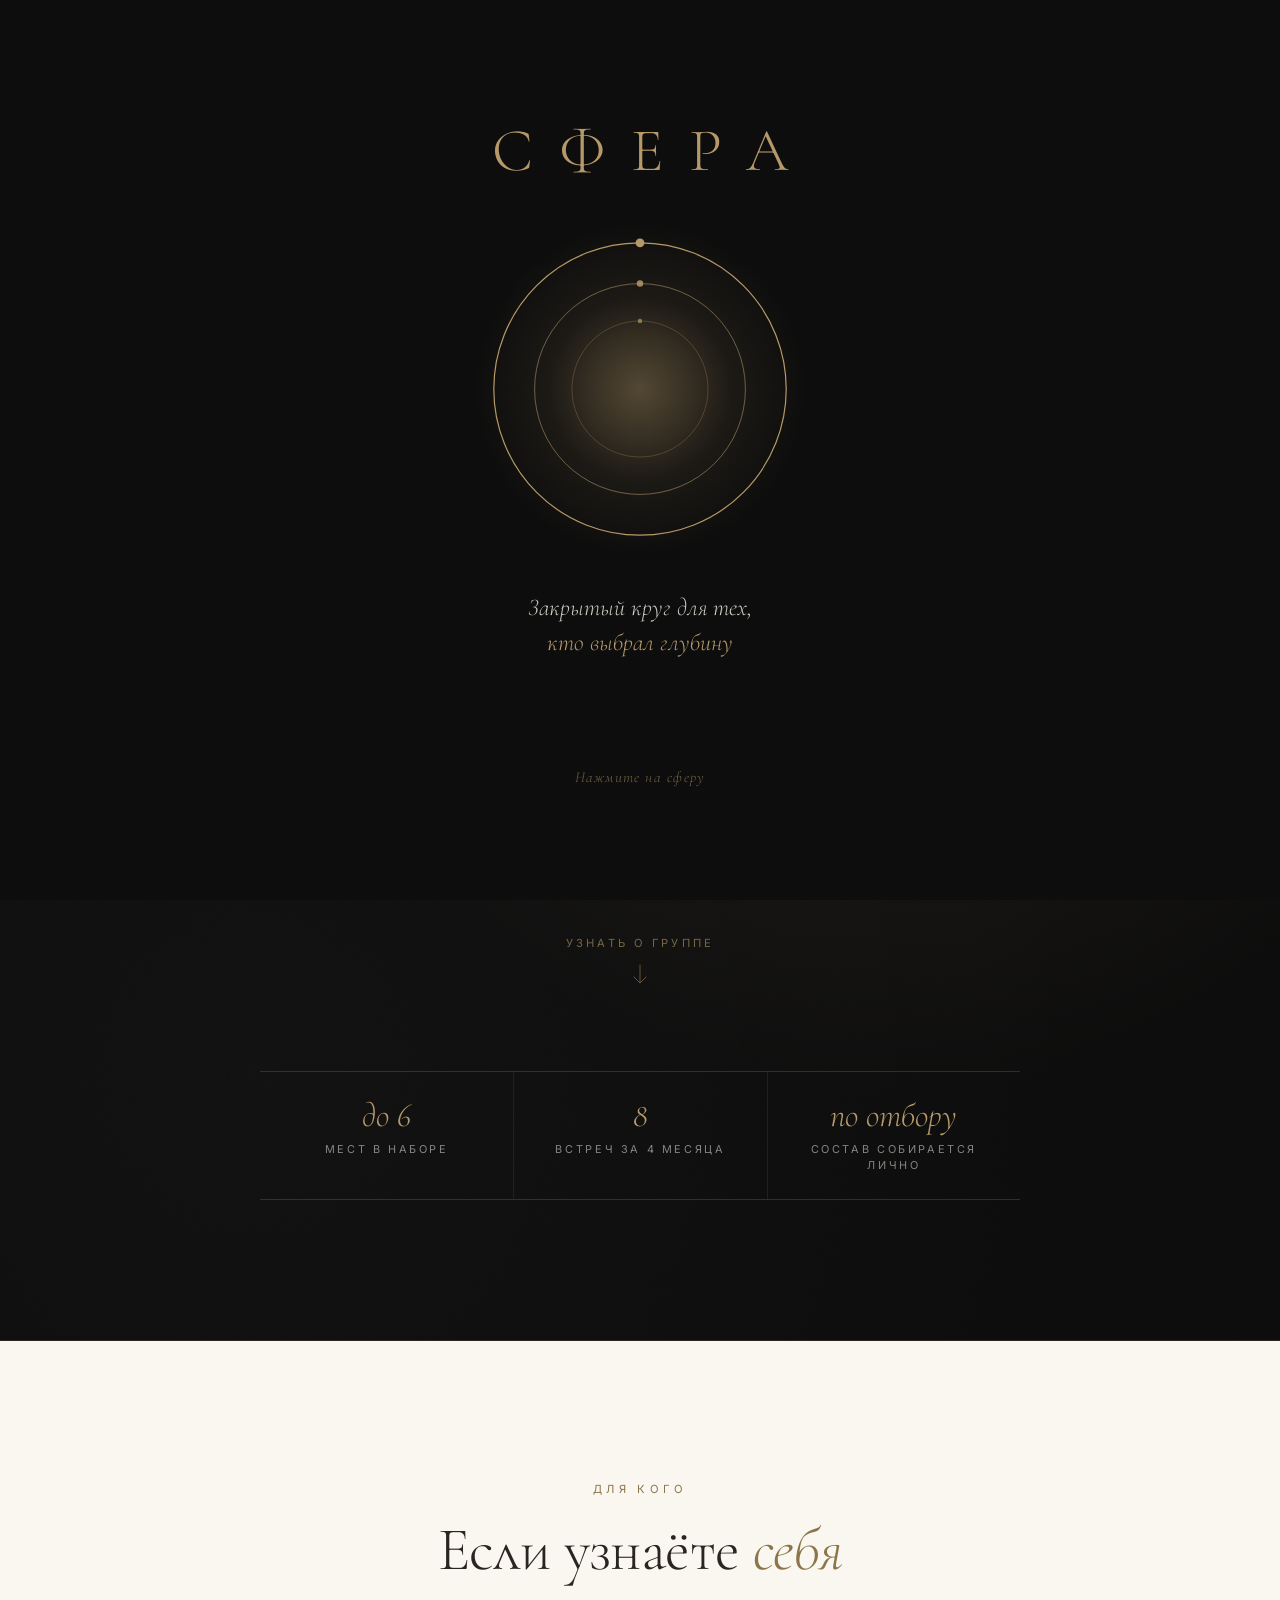
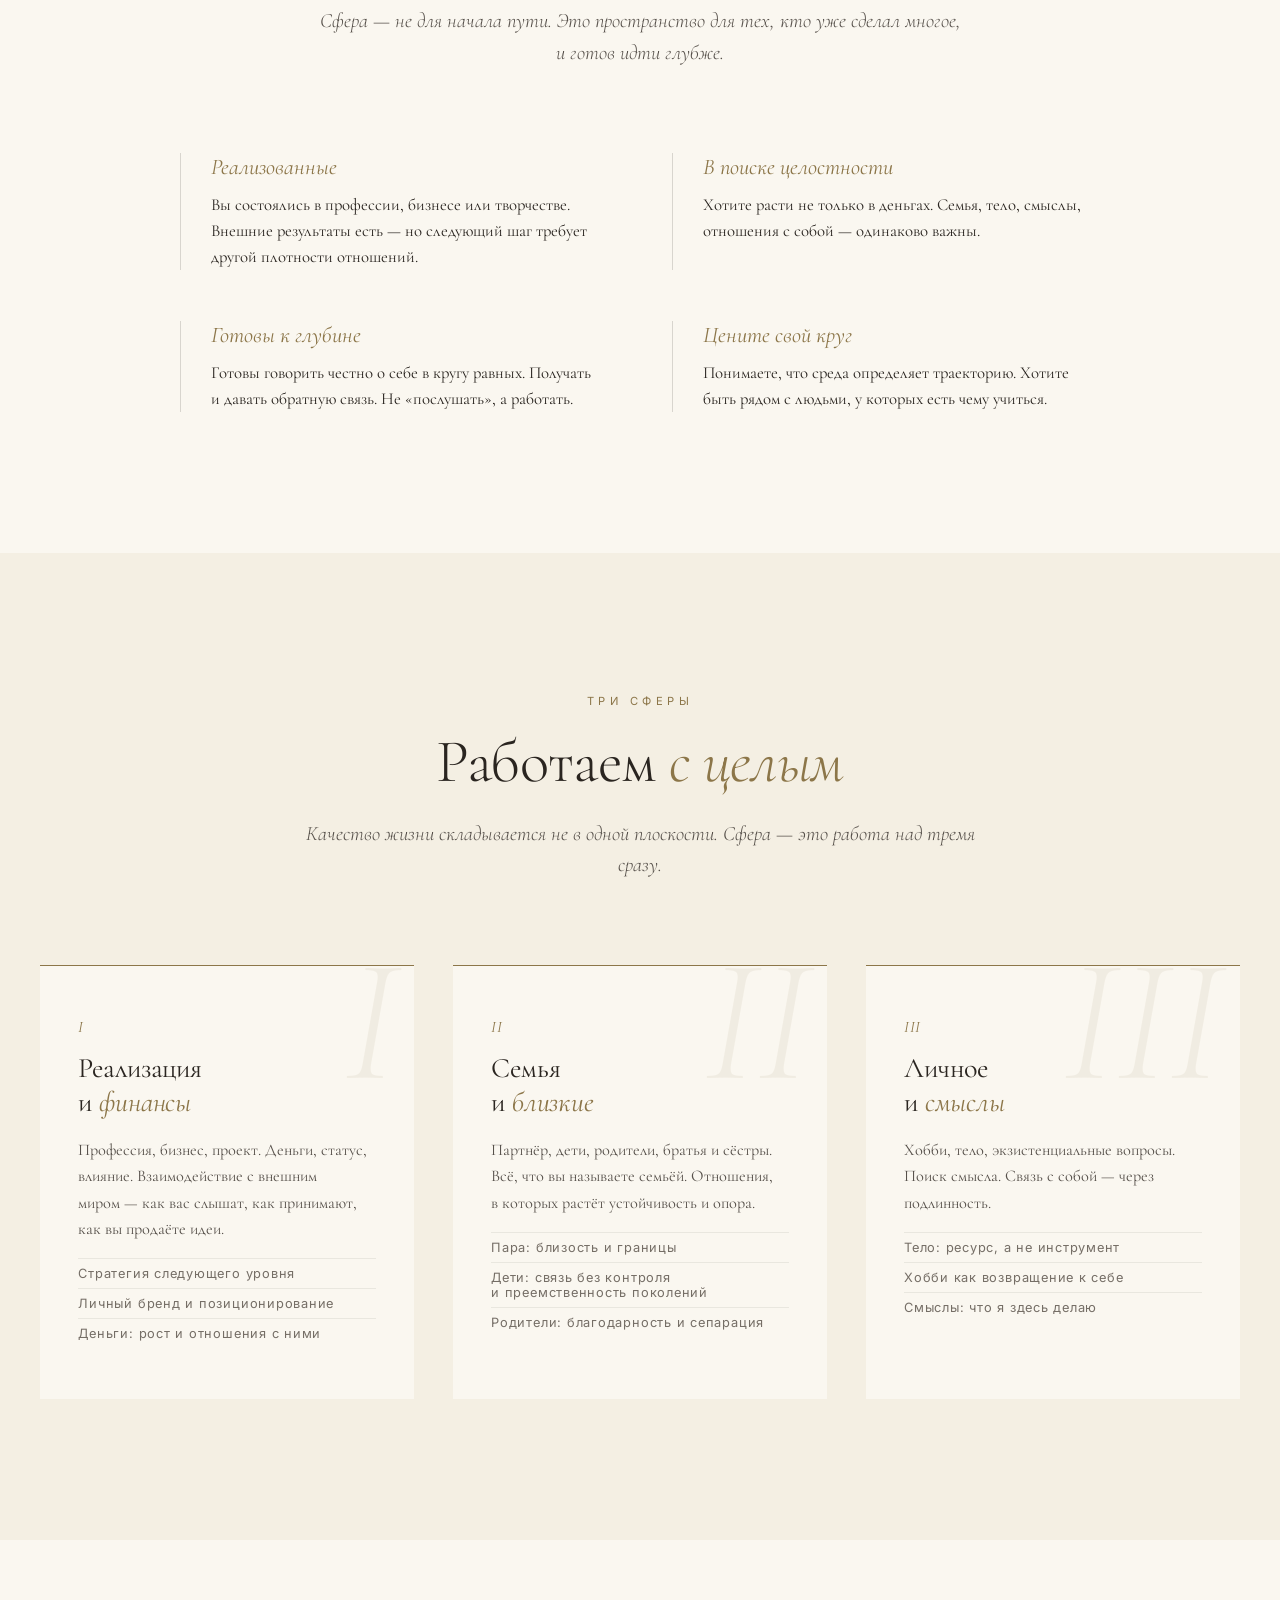
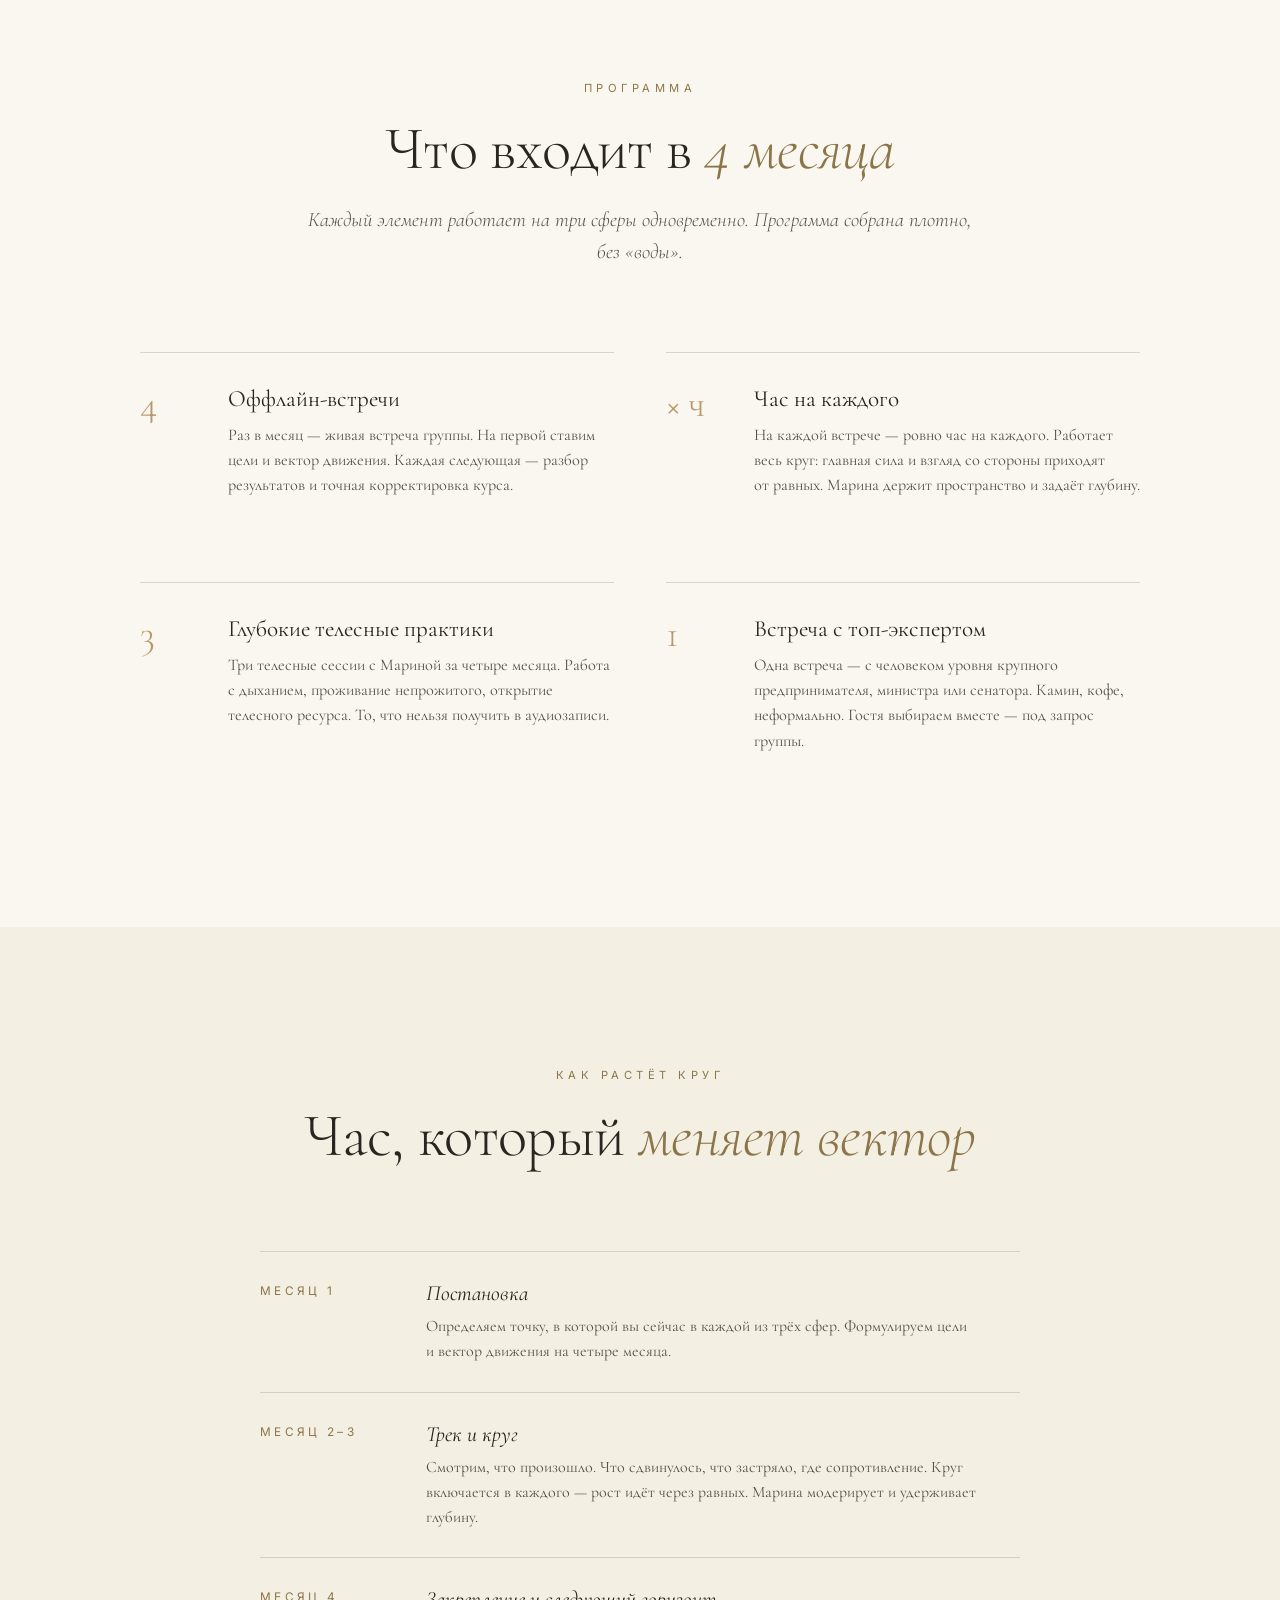
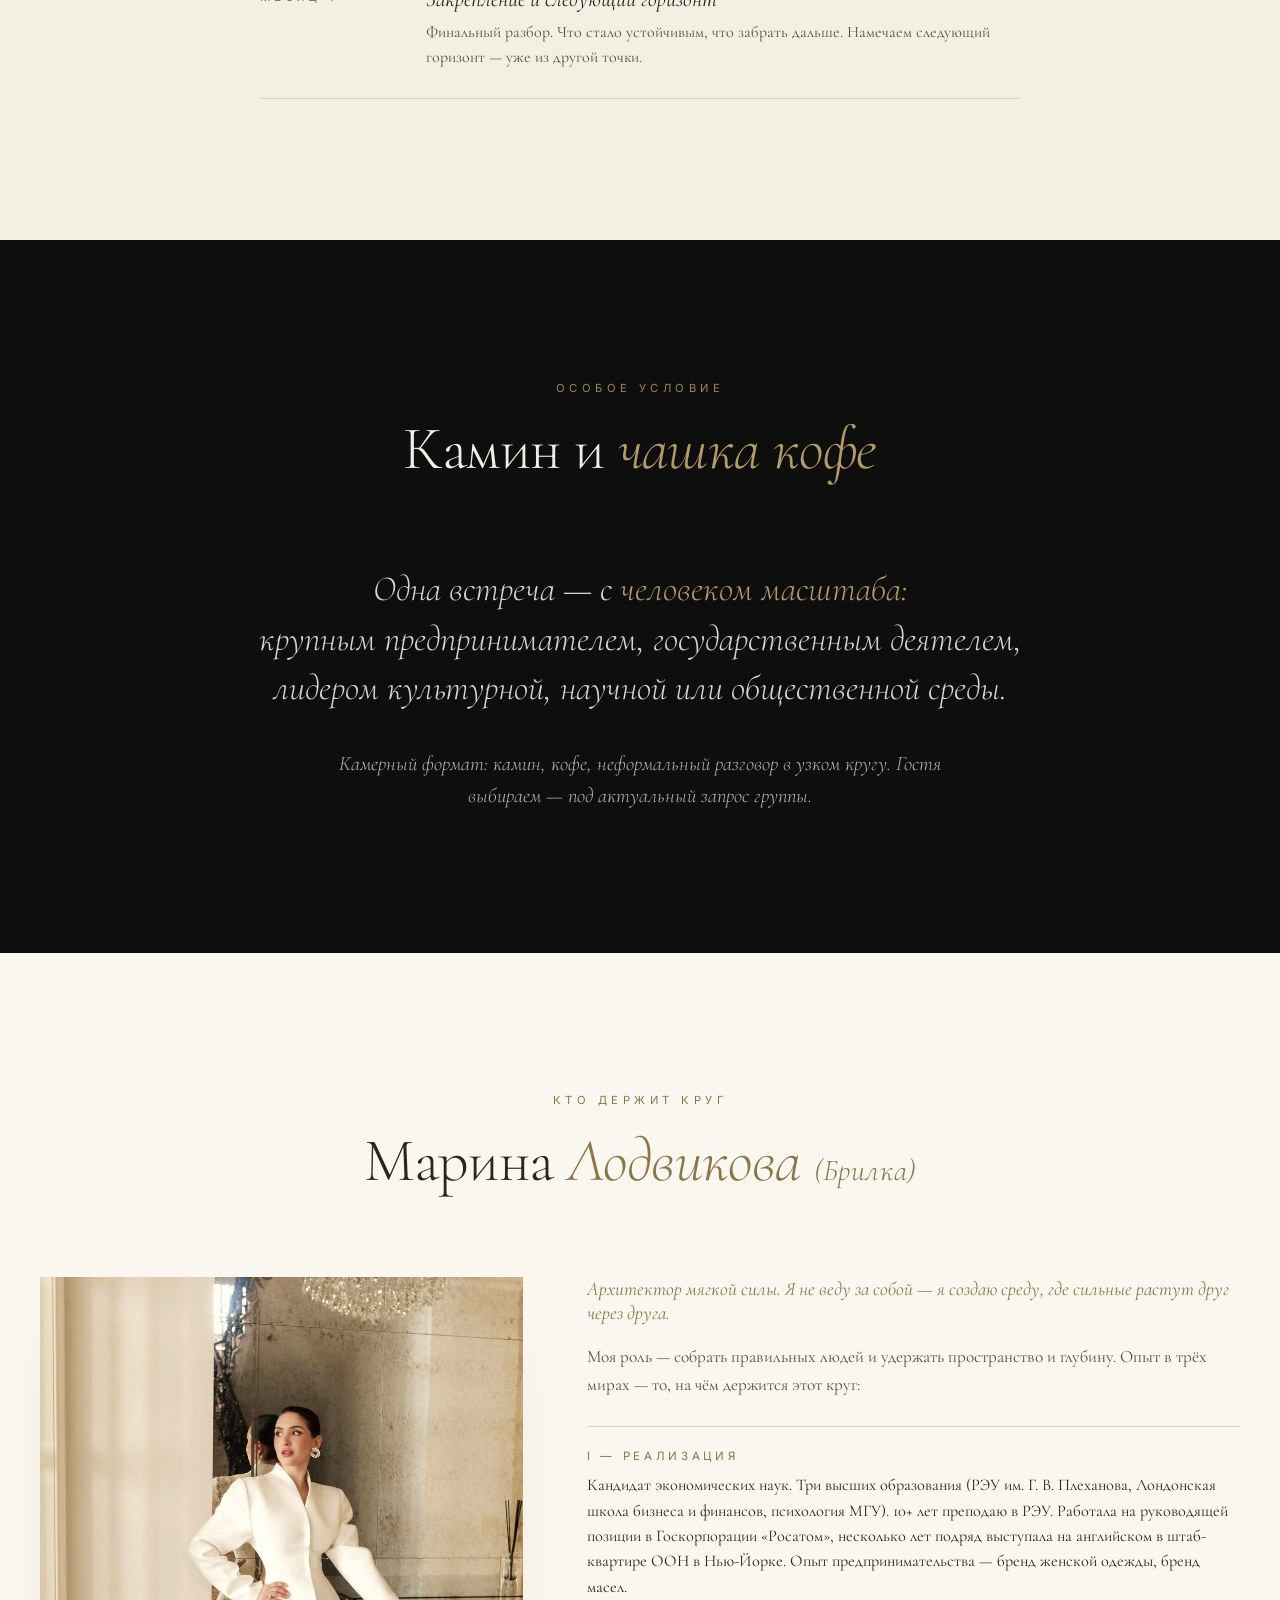
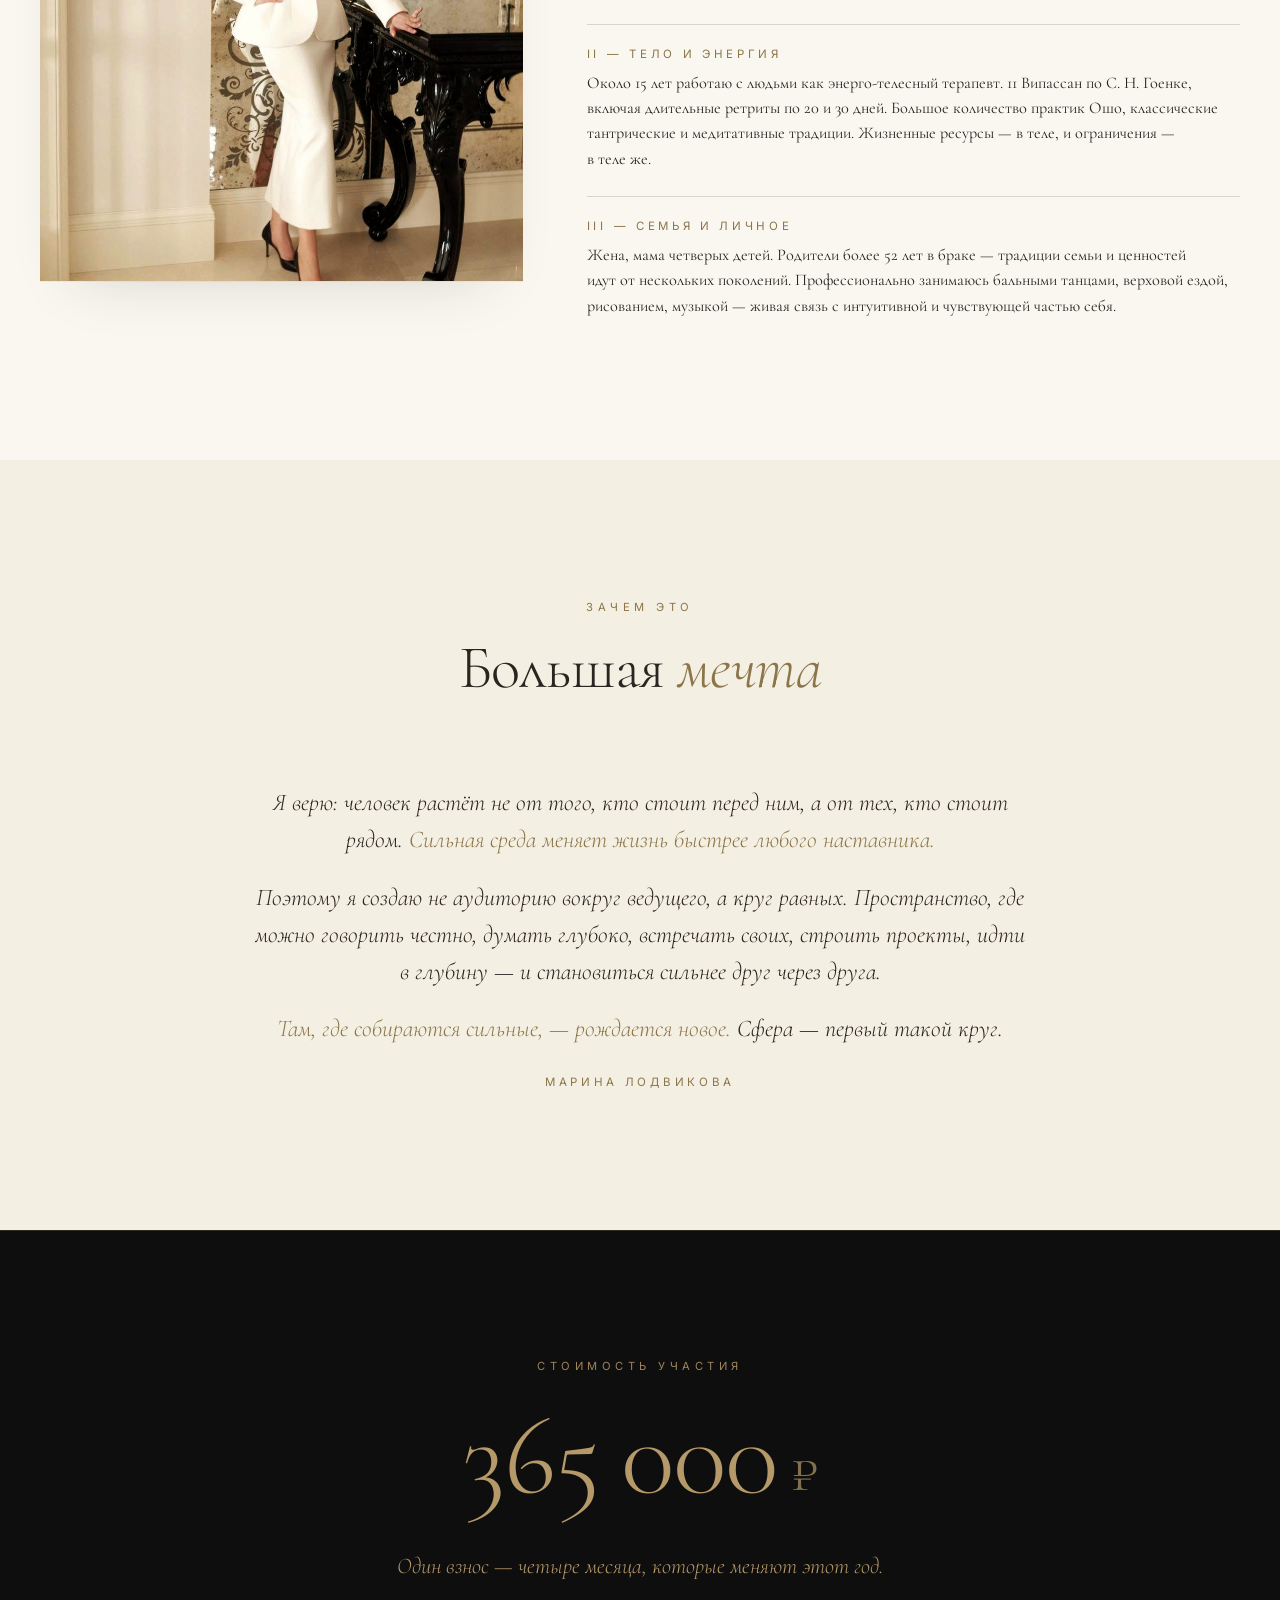
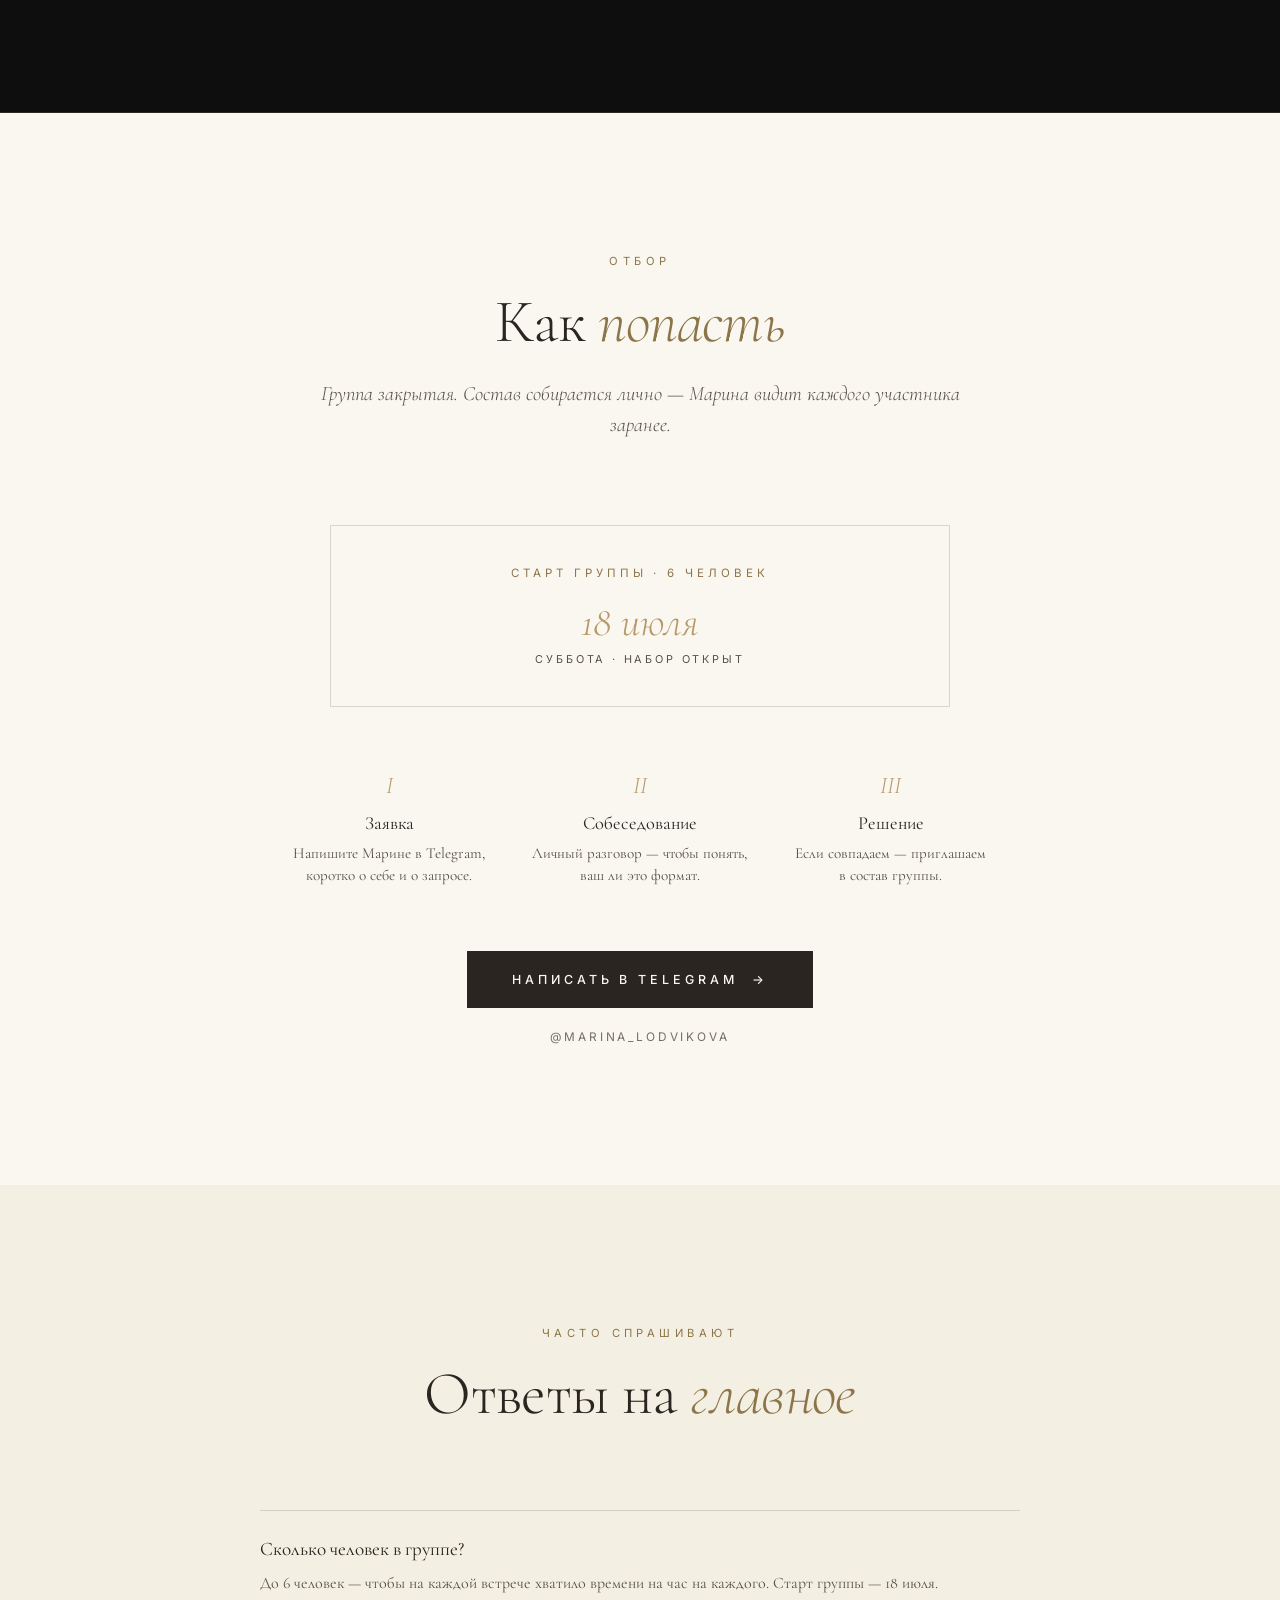
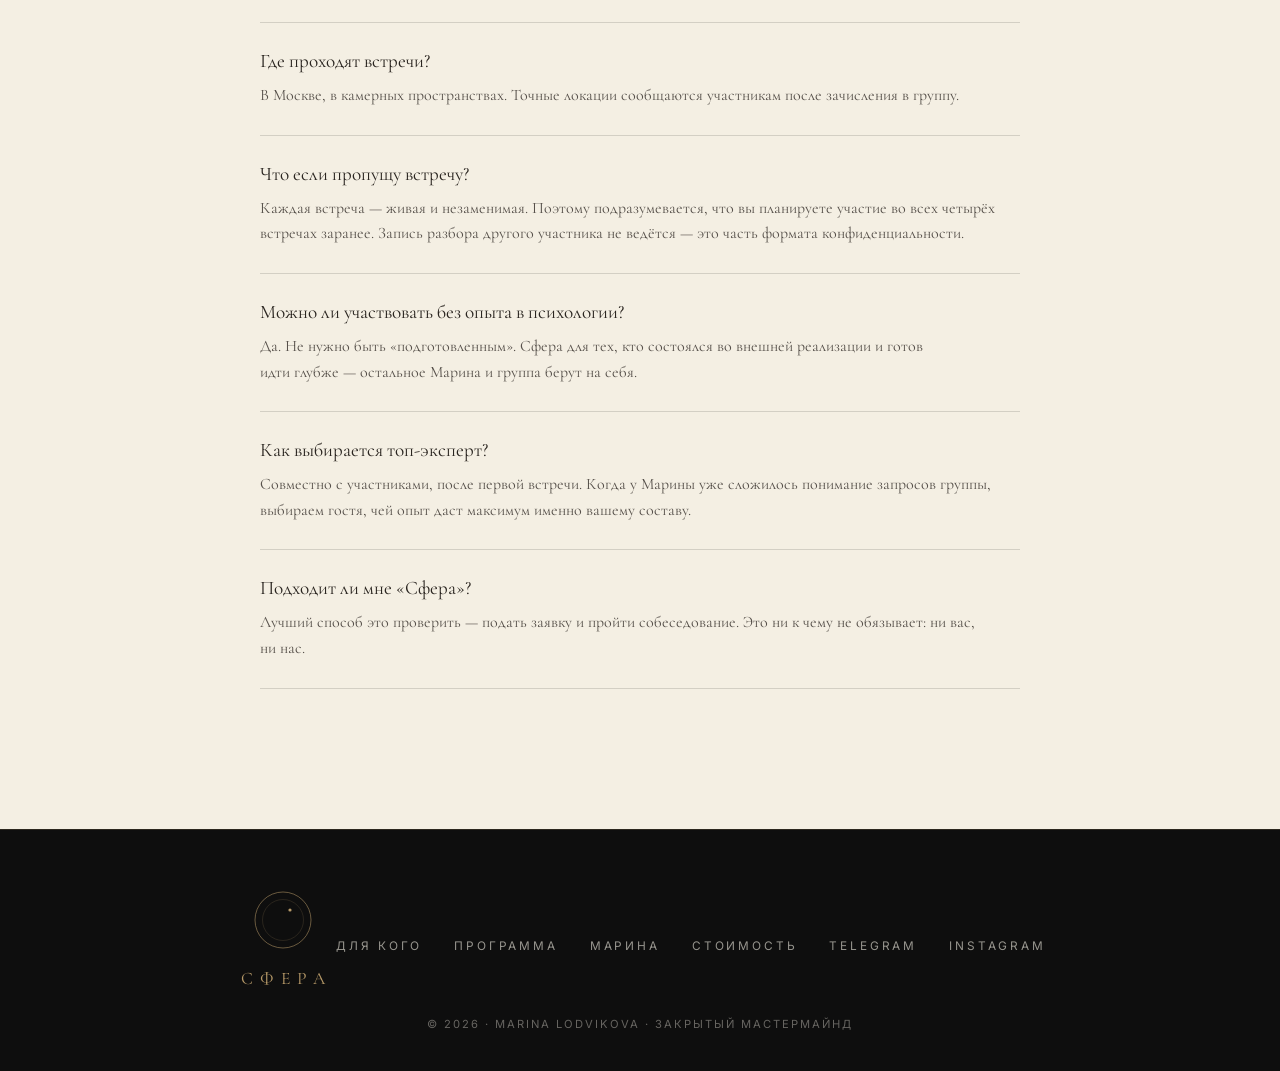
<file: index.html>
<!doctype html>
<html lang="ru">
<head>
  <meta charset="utf-8" />
  <meta name="viewport" content="width=device-width, initial-scale=1" />
  <title>Сфера · закрытый мастермайнд Марины Лодвиковой · 4 месяца</title>
  <meta name="description" content="Закрытый круг сильных людей, где рост идёт через равных. Четыре месяца, четыре оффлайн-встречи, телесные практики, встреча с топ-экспертом. Пространство создаёт Марина Лодвикова — к.э.н., психолог МГУ, 15 лет телесной практики." />

  <meta property="og:title" content="Сфера · круг равных, где рождается сильное" />
  <meta property="og:description" content="Среда, где сильные люди растут друг через друга. Четыре месяца. Закрытый круг. Рост в трёх сферах: реализация, семья, личное." />
  <meta property="og:type" content="website" />
  <meta property="og:locale" content="ru_RU" />

  <link rel="preconnect" href="https://fonts.googleapis.com" />
  <link rel="preconnect" href="https://fonts.gstatic.com" crossorigin />
  <link href="https://fonts.googleapis.com/css2?family=Cormorant+Garamond:ital,wght@0,300;0,400;0,500;1,300;1,400;1,500&family=Inter:wght@300;400;500&display=swap" rel="stylesheet" />
  <link rel="stylesheet" href="/styles.css?v=19" />
  <link rel="icon" type="image/svg+xml" href="/favicon.svg" />
  <meta name="theme-color" content="#0E0E0E" />

  <script>
    if ('scrollRestoration' in history) history.scrollRestoration = 'manual';
    if (!window.location.hash) {
      window.scrollTo(0, 0);
      window.addEventListener('load', function () { if (!window.location.hash) window.scrollTo(0, 0); });
    }
  </script>
</head>
<body>

  <!-- ───────── SPLASH — первый экран, «вход в клуб» ───────── -->
  <div class="splash" id="splash">
    <div class="splash-word">Сфера</div>

    <button type="button" class="splash-mark-btn" id="splash-enter" aria-label="Войти в Сферу">
      <svg class="splash-mark" viewBox="0 0 200 200" aria-hidden="true">
        <defs>
          <radialGradient id="splashGlow" cx="50%" cy="50%" r="50%">
            <stop offset="0%" stop-color="#B69968" stop-opacity="0.42"/>
            <stop offset="55%" stop-color="#B69968" stop-opacity="0.09"/>
            <stop offset="100%" stop-color="#B69968" stop-opacity="0"/>
          </radialGradient>
        </defs>

        <!-- Glow (пульсирующий) -->
        <circle class="splash-glow" cx="100" cy="100" r="98" fill="url(#splashGlow)"/>

        <!-- Концентрические кольца -->
        <circle cx="100" cy="100" r="86" fill="none" stroke="#B69968" stroke-width="0.7"/>
        <circle cx="100" cy="100" r="62" fill="none" stroke="#B69968" stroke-width="0.55" opacity="0.6"/>
        <circle cx="100" cy="100" r="40" fill="none" stroke="#B69968" stroke-width="0.4" opacity="0.42"/>

        <!-- Орбитальные точки -->
        <g class="orbit orbit-outer">
          <circle cx="100" cy="14" r="2.6" fill="#B69968"/>
        </g>
        <g class="orbit orbit-middle">
          <circle cx="100" cy="38" r="1.9" fill="#B69968" opacity="0.85"/>
        </g>
        <g class="orbit orbit-inner">
          <circle cx="100" cy="60" r="1.3" fill="#B69968" opacity="0.7"/>
        </g>
      </svg>
    </button>

    <p class="splash-tagline">
      Закрытый круг для&nbsp;тех,<br/>
      <em>кто&nbsp;выбрал&nbsp;глубину</em>
    </p>
    <p class="splash-hint">Нажмите на&nbsp;сферу</p>
  </div>

  <!-- ───────── HERO (тёмный · private banking) ───────── -->
  <header class="hero">
    <nav class="topbar">
      <a href="#" class="brand" aria-label="Сфера — на главную">
        <svg class="brand-mark" viewBox="0 0 40 40" aria-hidden="true">
          <!-- внешний круг -->
          <circle cx="20" cy="20" r="18.4" fill="none" stroke="currentColor" stroke-width="0.7" />
          <!-- внутренний круг (мягкая сила = многослойность) -->
          <circle cx="20" cy="20" r="13.2" fill="none" stroke="currentColor" stroke-width="0.45" opacity="0.45" />
          <!-- акцентная точка-свет в верхней четверти -->
          <circle cx="24.6" cy="13" r="1.15" fill="currentColor" />
        </svg>
        <span class="brand-word">Сфера</span>
      </a>
      <div class="topnav">
        <a href="#audience">Для кого</a>
        <a href="#program">Программа</a>
        <a href="#marina">Марина</a>
        <a href="#price">Стоимость</a>
        <a href="https://t.me/Marina_Lodvikova" target="_blank" rel="noopener" class="nav-cta tg-cta"
           data-tg="Здравствуйте, Марина! Прочитал про «Сферу» — хочу запросить приглашение.">Запросить приглашение</a>
      </div>
    </nav>

    <div class="container hero-inner">

      <h1 class="hero-title hero-title--private">
        Закрытый круг,<br/>
        <em>для&nbsp;тех, кто&nbsp;выбрал&nbsp;глубину</em>
      </h1>

      <!-- Видимая дышащая сфера — центральный визуальный элемент -->
      <div class="hero-sphere-wrap" id="heroSphereWrap">
        <svg class="hero-sphere" viewBox="0 0 200 200" aria-hidden="true">
          <defs>
            <radialGradient id="heroSphereGlow" cx="50%" cy="50%" r="50%">
              <stop offset="0%" stop-color="#B69968" stop-opacity="0.32"/>
              <stop offset="55%" stop-color="#B69968" stop-opacity="0.07"/>
              <stop offset="100%" stop-color="#B69968" stop-opacity="0"/>
            </radialGradient>
          </defs>
          <circle class="hero-sphere-glow" cx="100" cy="100" r="98" fill="url(#heroSphereGlow)"/>
          <!-- кольца-орбиты вращаются по скроллу -->
          <g class="hero-rings" id="heroRings">
            <circle cx="100" cy="100" r="86" fill="none" stroke="#B69968" stroke-width="0.6"/>
            <circle cx="100" cy="100" r="62" fill="none" stroke="#B69968" stroke-width="0.5" opacity="0.55"/>
            <circle cx="100" cy="100" r="40" fill="none" stroke="#B69968" stroke-width="0.4" opacity="0.4"/>
            <g class="orbit orbit-outer">
              <circle cx="100" cy="14" r="2.4" fill="#B69968"/>
            </g>
            <g class="orbit orbit-middle">
              <circle cx="100" cy="38" r="1.7" fill="#B69968" opacity="0.82"/>
            </g>
            <g class="orbit orbit-inner">
              <circle cx="100" cy="60" r="1.2" fill="#B69968" opacity="0.68"/>
            </g>
          </g>
        </svg>
      </div>

      <p class="hero-lede">
        Без&nbsp;шума. Без&nbsp;публичности. <em>Только&nbsp;свои.</em>
      </p>

      <a href="https://t.me/Marina_Lodvikova" target="_blank" rel="noopener" class="hero-cta tg-cta"
         data-tg="Здравствуйте, Марина! Прочитал про «Сферу». Хочу запросить приглашение — расскажу о себе в личной переписке.">
        Запросить приглашение
        <span class="arrow">→</span>
      </a>
      <p class="hero-sub-cta">Собеседование с&nbsp;Мариной — лично</p>

      <a href="#program" class="hero-scroll-down" aria-label="Узнать о группе — прокрутить ниже">
        <span class="scroll-label">Узнать о&nbsp;группе</span>
        <span class="scroll-arrow" aria-hidden="true">
          <svg width="14" height="20" viewBox="0 0 14 20" fill="none">
            <path d="M7 1v17M1 13l6 6 6-6" stroke="currentColor" stroke-width="1" stroke-linecap="round" stroke-linejoin="round"/>
          </svg>
        </span>
      </a>

      <div class="hero-stats">
        <div class="hero-stat">
          <div class="hero-stat-num">до&nbsp;6</div>
          <div class="hero-stat-cap">мест в&nbsp;наборе</div>
        </div>
        <div class="hero-stat">
          <div class="hero-stat-num">8</div>
          <div class="hero-stat-cap">встреч за&nbsp;4&nbsp;месяца</div>
        </div>
        <div class="hero-stat">
          <div class="hero-stat-num">по&nbsp;отбору</div>
          <div class="hero-stat-cap">состав собирается лично</div>
        </div>
      </div>

    </div>
  </header>

  <!-- ───────── ДЛЯ КОГО ───────── -->
  <section class="section section--ivory" id="audience">
    <div class="container">
      <div class="section-head reveal">
        <div class="section-kicker">Для кого</div>
        <h2 class="section-title">Если узнаёте <em>себя</em></h2>
        <p class="section-lede">Сфера&nbsp;— не&nbsp;для начала пути. Это пространство для&nbsp;тех, кто уже сделал многое, и&nbsp;готов идти глубже.</p>
      </div>

      <div class="audience-grid reveal stagger">
        <div class="audience-item">
          <h3>Реализованные</h3>
          <p>Вы&nbsp;состоялись в&nbsp;профессии, бизнесе или творчестве. Внешние результаты есть&nbsp;— но&nbsp;следующий шаг требует другой плотности отношений.</p>
        </div>
        <div class="audience-item">
          <h3>В&nbsp;поиске целостности</h3>
          <p>Хотите расти не&nbsp;только в&nbsp;деньгах. Семья, тело, смыслы, отношения с&nbsp;собой&nbsp;— одинаково важны.</p>
        </div>
        <div class="audience-item">
          <h3>Готовы к&nbsp;глубине</h3>
          <p>Готовы говорить честно о&nbsp;себе в&nbsp;кругу равных. Получать и&nbsp;давать обратную связь. Не&nbsp;«послушать», а&nbsp;работать.</p>
        </div>
        <div class="audience-item">
          <h3>Цените свой круг</h3>
          <p>Понимаете, что среда определяет траекторию. Хотите быть рядом с&nbsp;людьми, у&nbsp;которых есть чему учиться.</p>
        </div>
      </div>
    </div>
  </section>

  <!-- ───────── ТРИ СФЕРЫ РОСТА ───────── -->
  <section class="section section--paper" id="spheres">
    <div class="container">
      <div class="section-head reveal">
        <div class="section-kicker">Три сферы</div>
        <h2 class="section-title">Работаем <em>с целым</em></h2>
        <p class="section-lede">Качество жизни складывается не&nbsp;в&nbsp;одной плоскости. Сфера&nbsp;— это работа над&nbsp;тремя сразу.</p>
      </div>

      <div class="spheres-grid reveal stagger">
        <div class="sphere" data-num="I">
          <div class="sphere-num">I</div>
          <h3>Реализация<br/>и&nbsp;<em>финансы</em></h3>
          <p>Профессия, бизнес, проект. Деньги, статус, влияние. Взаимодействие с&nbsp;внешним миром&nbsp;— как&nbsp;вас&nbsp;слышат, как&nbsp;принимают, как&nbsp;вы&nbsp;продаёте идеи.</p>
          <ul>
            <li>Стратегия следующего уровня</li>
            <li>Личный бренд и&nbsp;позиционирование</li>
            <li>Деньги: рост и&nbsp;отношения с&nbsp;ними</li>
          </ul>
        </div>

        <div class="sphere" data-num="II">
          <div class="sphere-num">II</div>
          <h3>Семья<br/>и&nbsp;<em>близкие</em></h3>
          <p>Партнёр, дети, родители, братья и&nbsp;сёстры. Всё, что вы&nbsp;называете семьёй. Отношения, в&nbsp;которых растёт устойчивость и&nbsp;опора.</p>
          <ul>
            <li>Пара: близость и&nbsp;границы</li>
            <li>Дети: связь без&nbsp;контроля и&nbsp;преемственность поколений</li>
            <li>Родители: благодарность и&nbsp;сепарация</li>
          </ul>
        </div>

        <div class="sphere" data-num="III">
          <div class="sphere-num">III</div>
          <h3>Личное<br/>и&nbsp;<em>смыслы</em></h3>
          <p>Хобби, тело, экзистенциальные вопросы. Поиск смысла. Связь с&nbsp;собой&nbsp;— через подлинность.</p>
          <ul>
            <li>Тело: ресурс, а&nbsp;не&nbsp;инструмент</li>
            <li>Хобби как&nbsp;возвращение к&nbsp;себе</li>
            <li>Смыслы: что я&nbsp;здесь делаю</li>
          </ul>
        </div>
      </div>
    </div>
  </section>

  <!-- ───────── ЧТО ВНУТРИ ПРОГРАММЫ ───────── -->
  <section class="section section--ivory" id="program">
    <div class="container">
      <div class="section-head reveal">
        <div class="section-kicker">Программа</div>
        <h2 class="section-title">Что входит в&nbsp;<em>4&nbsp;месяца</em></h2>
        <p class="section-lede">Каждый элемент работает на&nbsp;три сферы одновременно. Программа собрана плотно, без&nbsp;«воды».</p>
      </div>

      <div class="program-grid reveal stagger">
        <div class="program-item">
          <div class="program-num">4</div>
          <div class="program-body">
            <h3>Оффлайн-встречи</h3>
            <p>Раз в&nbsp;месяц&nbsp;— живая встреча группы. На&nbsp;первой ставим цели и&nbsp;вектор движения. Каждая следующая&nbsp;— разбор результатов и&nbsp;точная корректировка курса.</p>
          </div>
        </div>

        <div class="program-item">
          <div class="program-num">×&thinsp;ч</div>
          <div class="program-body">
            <h3>Час на&nbsp;каждого</h3>
            <p>На&nbsp;каждой встрече&nbsp;— ровно час на&nbsp;каждого. Работает весь круг: главная сила и&nbsp;взгляд со&nbsp;стороны приходят от&nbsp;равных. Марина держит пространство и&nbsp;задаёт глубину.</p>
          </div>
        </div>

        <div class="program-item">
          <div class="program-num">3</div>
          <div class="program-body">
            <h3>Глубокие телесные практики</h3>
            <p>Три телесные сессии с&nbsp;Мариной за&nbsp;четыре месяца. Работа с&nbsp;дыханием, проживание непрожитого, открытие телесного ресурса. То, что нельзя получить в&nbsp;аудиозаписи.</p>
          </div>
        </div>

        <div class="program-item">
          <div class="program-num">1</div>
          <div class="program-body">
            <h3>Встреча с&nbsp;топ-экспертом</h3>
            <p>Одна встреча&nbsp;— с&nbsp;человеком уровня крупного предпринимателя, министра или сенатора. Камин, кофе, неформально. Гостя выбираем вместе&nbsp;— под&nbsp;запрос группы.</p>
          </div>
        </div>
      </div>
    </div>
  </section>

  <!-- ───────── ФОРМАТ РАЗБОРА ───────── -->
  <section class="section section--paper" id="format">
    <div class="container">
      <div class="section-head reveal">
        <div class="section-kicker">Как растёт круг</div>
        <h2 class="section-title">Час, который <em>меняет вектор</em></h2>
      </div>

      <div class="format-list reveal">
        <div class="format-item">
          <div class="format-time">Месяц 1</div>
          <div class="format-body">
            <h3>Постановка</h3>
            <p>Определяем точку, в&nbsp;которой&nbsp;вы&nbsp;сейчас в&nbsp;каждой из&nbsp;трёх сфер. Формулируем цели и&nbsp;вектор движения на&nbsp;четыре месяца.</p>
          </div>
        </div>

        <div class="format-item">
          <div class="format-time">Месяц 2–3</div>
          <div class="format-body">
            <h3>Трек и&nbsp;круг</h3>
            <p>Смотрим, что произошло. Что сдвинулось, что застряло, где сопротивление. Круг включается в&nbsp;каждого&nbsp;— рост идёт через равных. Марина модерирует и&nbsp;удерживает глубину.</p>
          </div>
        </div>

        <div class="format-item">
          <div class="format-time">Месяц 4</div>
          <div class="format-body">
            <h3>Закрепление и&nbsp;следующий горизонт</h3>
            <p>Финальный разбор. Что стало устойчивым, что забрать дальше. Намечаем следующий горизонт&nbsp;— уже из&nbsp;другой точки.</p>
          </div>
        </div>
      </div>
    </div>
  </section>

  <!-- ───────── ТОП-ЭКСПЕРТ (ink) ───────── -->
  <section class="section section--ink" id="expert">
    <div class="container">
      <div class="section-head reveal">
        <div class="section-kicker">Особое условие</div>
        <h2 class="section-title">Камин и&nbsp;<em>чашка кофе</em></h2>
      </div>

      <div class="expert reveal">
        <p class="expert-quote">
          Одна встреча&nbsp;— с&nbsp;<em>человеком масштаба:</em><br/>
          крупным предпринимателем, государственным деятелем, лидером культурной, научной или общественной среды.
        </p>
        <p class="section-lede" style="margin-top: 12px;">Камерный формат: камин, кофе, неформальный разговор в&nbsp;узком кругу. Гостя выбираем&nbsp;— под&nbsp;актуальный запрос группы.</p>
      </div>
    </div>
  </section>

  <!-- ───────── МАРИНА ───────── -->
  <section class="section section--ivory" id="marina">
    <div class="container">
      <div class="section-head reveal">
        <div class="section-kicker">Кто держит круг</div>
        <h2 class="section-title">Марина <em>Лодвикова</em> <span class="title-alias">(Брилка)</span></h2>
      </div>

      <div class="marina-grid reveal">
        <figure class="marina-photo">
          <img src="/assets/portrait-hero.jpg" alt="Марина Лодвикова" loading="lazy" decoding="async" />
        </figure>

        <div class="marina-body">
          <p class="marina-tagline">Архитектор мягкой силы. Я&nbsp;не&nbsp;веду за&nbsp;собой&nbsp;— я&nbsp;создаю среду, где сильные растут друг через друга.</p>
          <p class="marina-intro">Моя роль&nbsp;— собрать правильных людей и&nbsp;удержать пространство и&nbsp;глубину. Опыт в&nbsp;трёх мирах&nbsp;— то, на&nbsp;чём держится этот круг:</p>

          <div class="marina-creds">
            <div class="cred-block">
              <div class="cred-label">I&nbsp;— Реализация</div>
              <p>Кандидат экономических наук. Три высших образования (РЭУ им.&nbsp;Г.&nbsp;В.&nbsp;Плеханова, Лондонская школа бизнеса и&nbsp;финансов, психология МГУ). 10+&nbsp;лет преподаю в&nbsp;РЭУ. Работала на&nbsp;руководящей позиции в&nbsp;Госкорпорации «Росатом», несколько лет подряд выступала на&nbsp;английском в&nbsp;штаб-квартире ООН в&nbsp;Нью-Йорке. Опыт предпринимательства&nbsp;— бренд женской одежды, бренд масел.</p>
            </div>

            <div class="cred-block">
              <div class="cred-label">II&nbsp;— Тело и&nbsp;энергия</div>
              <p>Около 15&nbsp;лет работаю с&nbsp;людьми как&nbsp;энерго-телесный терапевт. 11&nbsp;Випассан по&nbsp;С.&nbsp;Н.&nbsp;Гоенке, включая длительные ретриты по&nbsp;20&nbsp;и&nbsp;30&nbsp;дней. Большое количество практик Ошо, классические тантрические и&nbsp;медитативные традиции. Жизненные ресурсы&nbsp;— в&nbsp;теле, и&nbsp;ограничения&nbsp;— в&nbsp;теле&nbsp;же.</p>
            </div>

            <div class="cred-block">
              <div class="cred-label">III&nbsp;— Семья и&nbsp;личное</div>
              <p>Жена, мама четверых детей. Родители более 52&nbsp;лет в&nbsp;браке&nbsp;— традиции семьи и&nbsp;ценностей идут&nbsp;от&nbsp;нескольких поколений. Профессионально занимаюсь бальными танцами, верховой ездой, рисованием, музыкой&nbsp;— живая связь с&nbsp;интуитивной и&nbsp;чувствующей частью себя.</p>
            </div>
          </div>
        </div>
      </div>
    </div>
  </section>

  <!-- ───────── ФИЛОСОФИЯ ───────── -->
  <section class="section section--paper" id="philosophy">
    <div class="container">
      <div class="section-head reveal">
        <div class="section-kicker">Зачем это</div>
        <h2 class="section-title">Большая <em>мечта</em></h2>
      </div>

      <div class="philosophy reveal">
        <p>Я&nbsp;верю: человек растёт не&nbsp;от&nbsp;того, кто стоит перед ним, а&nbsp;от&nbsp;тех, кто стоит рядом. <em>Сильная среда меняет жизнь быстрее любого наставника.</em></p>
        <p>Поэтому я&nbsp;создаю не&nbsp;аудиторию вокруг ведущего, а&nbsp;круг равных. Пространство, где можно говорить честно, думать глубоко, встречать своих, строить проекты, идти в&nbsp;глубину&nbsp;— и&nbsp;становиться сильнее друг через друга.</p>
        <p><em>Там, где собираются сильные,&nbsp;— рождается новое.</em> Сфера&nbsp;— первый такой круг.</p>
        <div class="philosophy-sign">Марина Лодвикова</div>
      </div>
    </div>
  </section>

  <!-- ───────── ЦЕНА (ink) ───────── -->
  <section class="price" id="price">
    <div class="container">
      <div class="price-kicker reveal">Стоимость участия</div>
      <div class="price-amount reveal">365&thinsp;000<span class="ruble">₽</span></div>
      <p class="price-frame reveal">
        <em>Один взнос&nbsp;— четыре месяца, которые меняют этот год.</em>
      </p>
    </div>
  </section>

  <!-- ───────── КАК ПОПАСТЬ ───────── -->
  <section class="section section--ivory" id="apply">
    <div class="container">
      <div class="section-head reveal">
        <div class="section-kicker">Отбор</div>
        <h2 class="section-title">Как <em>попасть</em></h2>
        <p class="section-lede">Группа закрытая. Состав собирается лично&nbsp;— Марина видит каждого участника заранее.</p>
      </div>

      <div class="launch reveal">
        <div class="launch-label">Старт группы · 6&nbsp;человек</div>
        <div class="launch-dates">
          <div class="launch-date">
            <div class="launch-date-num">18 июля</div>
            <div class="launch-date-cap">суббота · набор открыт</div>
          </div>
        </div>
      </div>

      <div class="apply reveal">
        <div class="apply-steps">
          <div class="apply-step">
            <div class="apply-step-num">I</div>
            <h3>Заявка</h3>
            <p>Напишите Марине в&nbsp;Telegram, коротко о&nbsp;себе и&nbsp;о&nbsp;запросе.</p>
          </div>
          <div class="apply-step">
            <div class="apply-step-num">II</div>
            <h3>Собеседование</h3>
            <p>Личный разговор&nbsp;— чтобы понять, ваш&nbsp;ли это формат.</p>
          </div>
          <div class="apply-step">
            <div class="apply-step-num">III</div>
            <h3>Решение</h3>
            <p>Если совпадаем&nbsp;— приглашаем в&nbsp;состав группы.</p>
          </div>
        </div>

        <a href="https://t.me/Marina_Lodvikova" target="_blank" rel="noopener" class="apply-cta tg-cta"
           data-tg="Здравствуйте, Марина! Прочитал про «Сферу». Хочу подать заявку.&#10;&#10;Коротко о себе:&#10;— чем занимаюсь:&#10;— что хочу проработать в четырёх месяцах:">
          Написать в&nbsp;Telegram
          <span class="arrow">→</span>
        </a>
        <span class="apply-note">@Marina_Lodvikova</span>
      </div>
    </div>
  </section>

  <!-- ───────── FAQ ───────── -->
  <section class="section section--paper" id="faq">
    <div class="container">
      <div class="section-head reveal">
        <div class="section-kicker">Часто спрашивают</div>
        <h2 class="section-title">Ответы на&nbsp;<em>главное</em></h2>
      </div>

      <div class="faq reveal">
        <div class="faq-item">
          <h3>Сколько человек в&nbsp;группе?</h3>
          <p>До&nbsp;6&nbsp;человек&nbsp;— чтобы&nbsp;на&nbsp;каждой встрече хватило времени на&nbsp;час на&nbsp;каждого. Старт группы&nbsp;— 18&nbsp;июля.</p>
        </div>

        <div class="faq-item">
          <h3>Где проходят встречи?</h3>
          <p>В&nbsp;Москве, в&nbsp;камерных пространствах. Точные локации сообщаются участникам после&nbsp;зачисления в&nbsp;группу.</p>
        </div>

        <div class="faq-item">
          <h3>Что если пропущу встречу?</h3>
          <p>Каждая встреча&nbsp;— живая и&nbsp;незаменимая. Поэтому подразумевается, что вы&nbsp;планируете участие во&nbsp;всех четырёх встречах заранее. Запись разбора другого участника не&nbsp;ведётся&nbsp;— это часть формата конфиденциальности.</p>
        </div>

        <div class="faq-item">
          <h3>Можно ли участвовать без&nbsp;опыта в&nbsp;психологии?</h3>
          <p>Да. Не&nbsp;нужно быть «подготовленным». Сфера для&nbsp;тех, кто состоялся во&nbsp;внешней реализации и&nbsp;готов идти&nbsp;глубже&nbsp;— остальное Марина и&nbsp;группа берут на&nbsp;себя.</p>
        </div>

        <div class="faq-item">
          <h3>Как выбирается топ-эксперт?</h3>
          <p>Совместно с&nbsp;участниками, после&nbsp;первой встречи. Когда у&nbsp;Марины уже сложилось понимание запросов группы, выбираем гостя, чей опыт даст максимум&nbsp;именно вашему составу.</p>
        </div>

        <div class="faq-item">
          <h3>Подходит ли мне «Сфера»?</h3>
          <p>Лучший способ это проверить&nbsp;— подать заявку и&nbsp;пройти собеседование. Это&nbsp;ни&nbsp;к&nbsp;чему&nbsp;не&nbsp;обязывает: ни&nbsp;вас, ни&nbsp;нас.</p>
        </div>
      </div>
    </div>
  </section>

  <!-- ───────── ФУТЕР ───────── -->
  <footer class="footer">
    <div class="container">
      <div class="footer-brand">
        <svg class="footer-mark" viewBox="0 0 60 60" aria-hidden="true">
          <circle cx="30" cy="30" r="28" fill="none" stroke="currentColor" stroke-width="0.55" />
          <circle cx="30" cy="30" r="20.5" fill="none" stroke="currentColor" stroke-width="0.4" opacity="0.42" />
          <circle cx="37" cy="20" r="1.6" fill="currentColor" />
        </svg>
        <div class="footer-word">Сфера</div>
      </div>
      <div class="footer-links">
        <a href="#audience">Для кого</a>
        <a href="#program">Программа</a>
        <a href="#marina">Марина</a>
        <a href="#price">Стоимость</a>
        <a href="https://t.me/Marina_Lodvikova" class="tg-cta" target="_blank" rel="noopener"
           data-tg="Здравствуйте, Марина! Хочу подать заявку в «Сферу».">Telegram</a>
        <a href="https://instagram.com/marina_brilka" target="_blank" rel="noopener">Instagram</a>
      </div>
      <div class="footer-fine">© 2026 · Marina Lodvikova · Закрытый мастермайнд</div>
    </div>
  </footer>

  <script src="/script.js?v=4" defer></script>
</body>
</html>
</file>
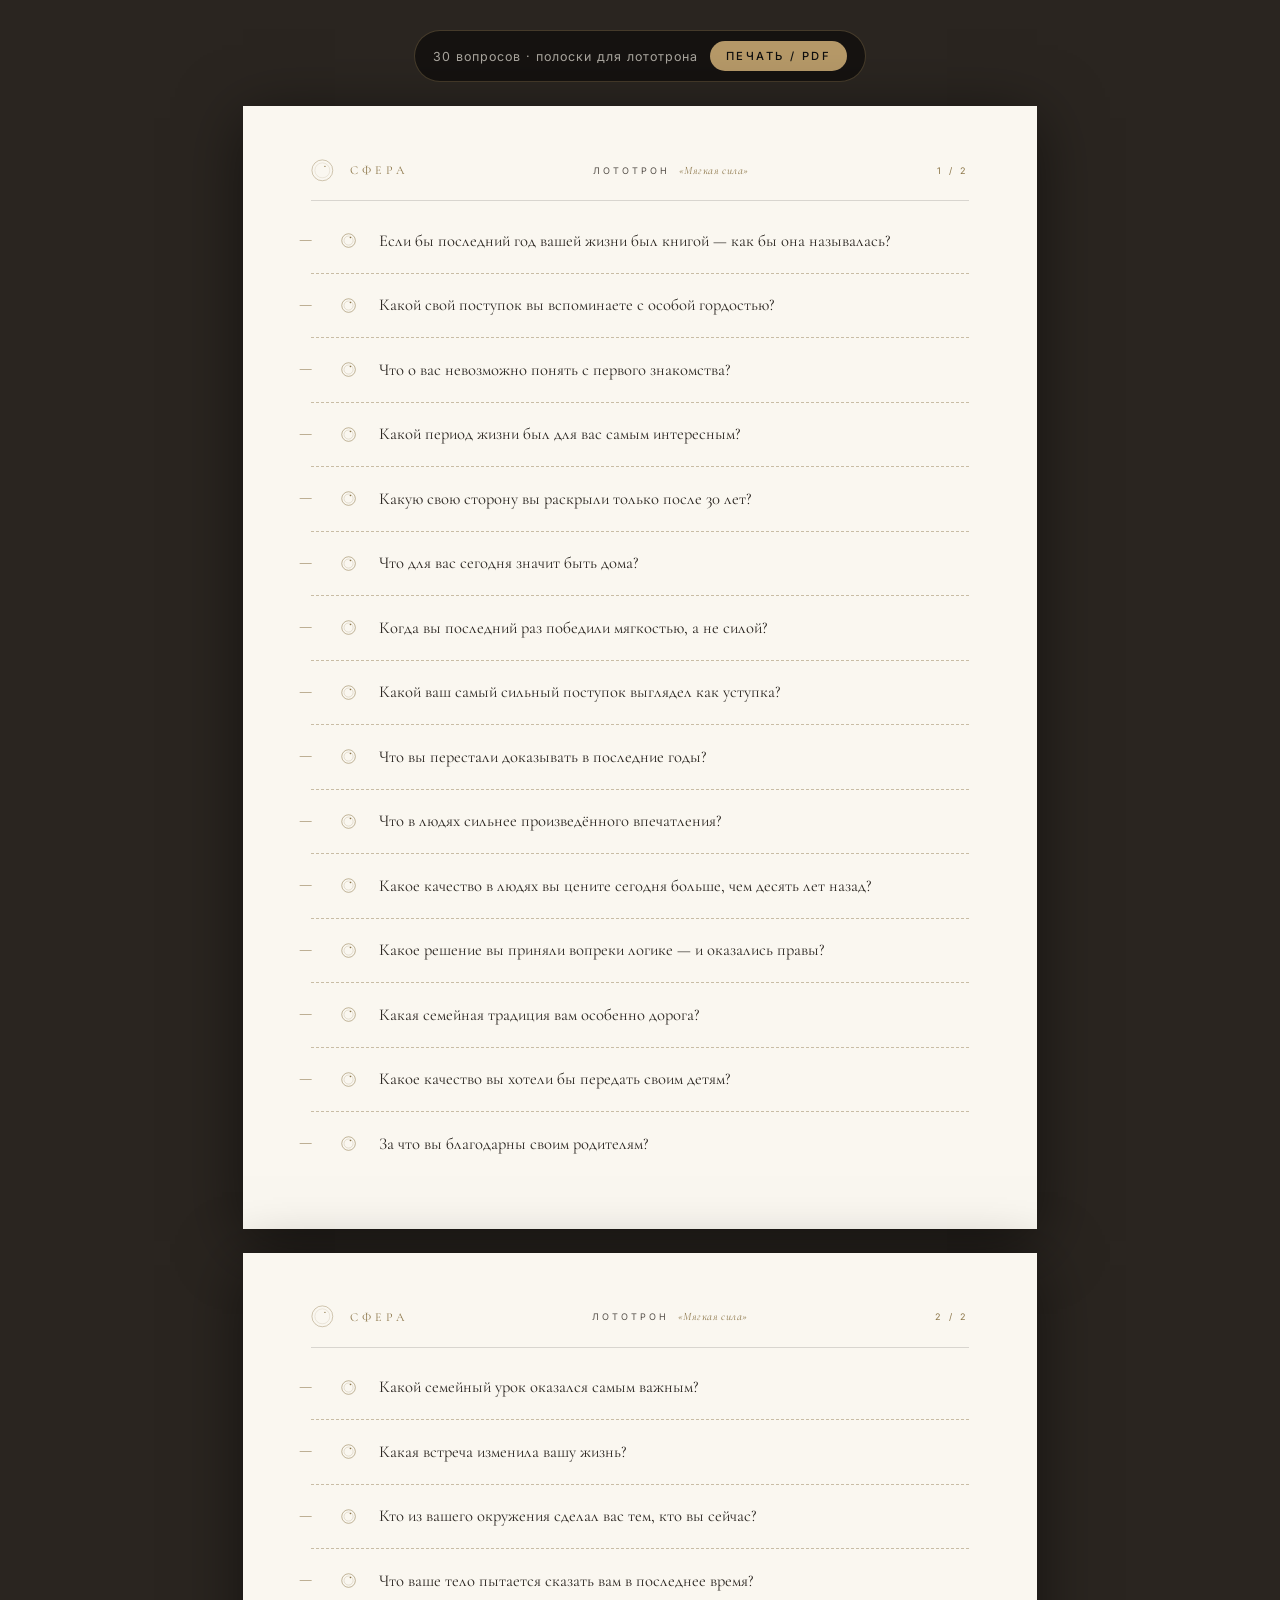
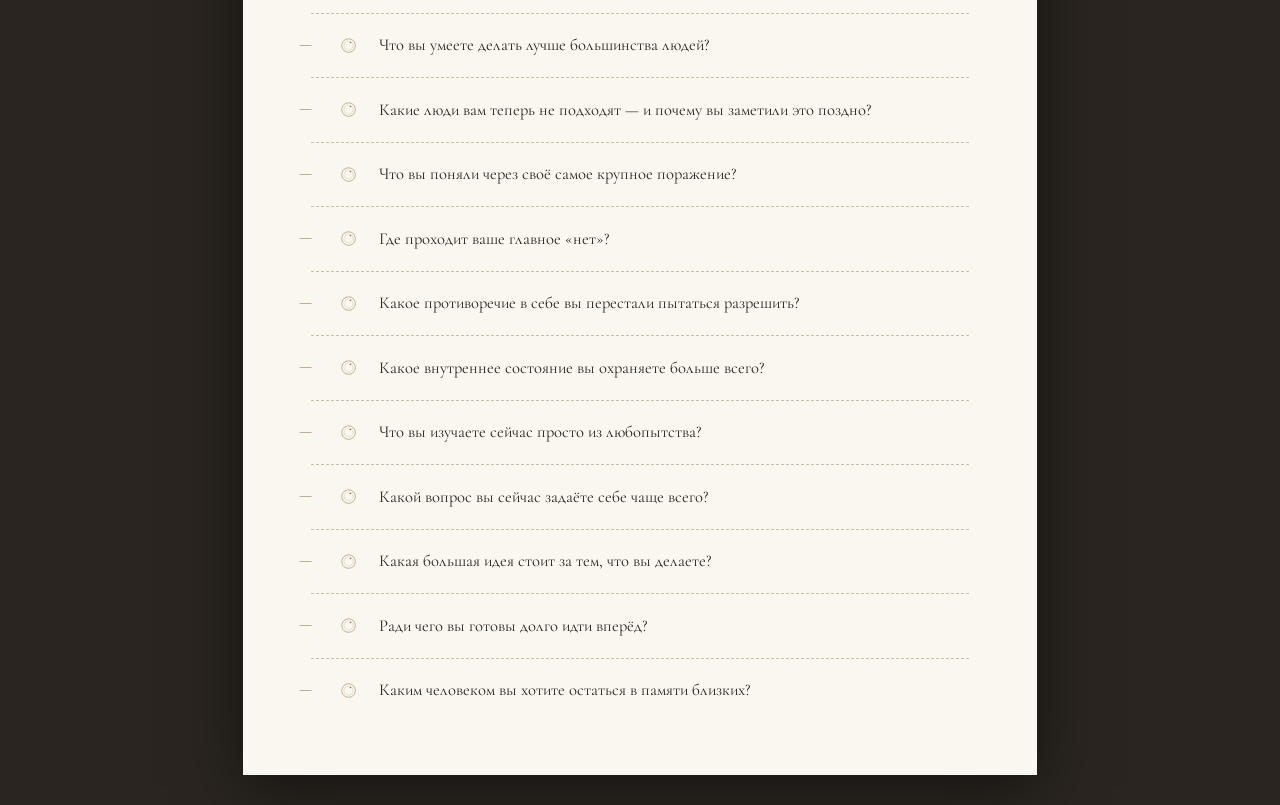
<file: print/lototron-questions.html>
<!doctype html>
<html lang="ru">
<head>
  <meta charset="utf-8" />
  <meta name="viewport" content="width=device-width, initial-scale=1" />
  <title>Сфера · Лототрон «Мягкая сила» · 30 вопросов</title>

  <link rel="preconnect" href="https://fonts.googleapis.com" />
  <link rel="preconnect" href="https://fonts.gstatic.com" crossorigin />
  <link href="https://fonts.googleapis.com/css2?family=Cormorant+Garamond:ital,wght@0,300;0,400;0,500;1,300;1,400;1,500&family=Inter:wght@300;400;500&display=swap" rel="stylesheet" />

  <style>
    @page { size: A4 portrait; margin: 0; }
    * { box-sizing: border-box; margin: 0; padding: 0; }

    :root {
      --paper:      #FAF7F0;
      --gold:       #8C7649;
      --gold-soft:  #B69968;
      --graphite:   #2A2520;
      --graphite-2: #56504A;
      --hairline:   rgba(42, 37, 32, 0.16);
      --cut-line:   rgba(140, 118, 73, 0.45);
      --serif:      'Cormorant Garamond', 'Times New Roman', serif;
      --sans:       'Inter', system-ui, sans-serif;
    }

    body {
      background: #2a2520;
      font-family: var(--serif);
      color: var(--graphite);
      -webkit-font-smoothing: antialiased;
      padding: 30px 20px;
      min-height: 100vh;
      display: flex;
      flex-direction: column;
      align-items: center;
      gap: 24px;
    }

    .controls {
      display: flex;
      align-items: center;
      gap: 12px;
      font-family: var(--sans);
      font-size: 0.78rem;
      letter-spacing: 0.08em;
      color: rgba(234, 230, 220, 0.7);
      background: rgba(0,0,0,0.5);
      padding: 10px 18px;
      border-radius: 999px;
      border: 1px solid rgba(182, 153, 104, 0.3);
    }
    .controls button {
      background: var(--gold-soft);
      color: #0E0E0E;
      border: 0;
      padding: 8px 16px;
      font-family: var(--sans);
      font-size: 0.7rem;
      font-weight: 500;
      letter-spacing: 0.22em;
      text-transform: uppercase;
      cursor: pointer;
      border-radius: 999px;
    }
    .controls button:hover { background: #C9A977; }

    /* ─── A4 страница ─── */
    .a4 {
      width: 210mm;
      height: 297mm;
      background: var(--paper);
      color: var(--graphite);
      padding: 14mm 18mm;
      position: relative;
      overflow: hidden;
      display: flex;
      flex-direction: column;
      box-shadow: 0 12px 60px rgba(0, 0, 0, 0.5);
    }

    /* ─── Мини-шапка ─── */
    .page-head {
      display: flex;
      align-items: center;
      justify-content: space-between;
      padding-bottom: 5mm;
      border-bottom: 0.3mm solid var(--hairline);
      margin-bottom: 2mm;
    }
    .head-brand {
      display: inline-flex;
      align-items: center;
      gap: 3mm;
    }
    .head-mark { width: 6mm; height: 6mm; color: var(--gold); }
    .head-word {
      font-weight: 400;
      font-size: 3.2mm;
      letter-spacing: 0.36em;
      text-transform: uppercase;
      color: var(--gold);
      padding-left: 0.36em;
    }
    .head-caption {
      font-family: var(--sans);
      font-size: 2.4mm;
      letter-spacing: 0.32em;
      text-transform: uppercase;
      color: var(--graphite-2);
    }
    .head-caption em {
      font-style: italic;
      color: var(--gold);
      font-family: var(--serif);
      text-transform: none;
      letter-spacing: 0.04em;
      font-size: 3mm;
      margin: 0 0.3em;
    }
    .head-page {
      font-family: var(--sans);
      font-size: 2.4mm;
      letter-spacing: 0.28em;
      text-transform: uppercase;
      color: var(--gold);
    }

    /* ─── Полоски с вопросами ─── */
    .strips {
      flex: 1;
      display: flex;
      flex-direction: column;
    }
    .strip {
      flex: 1;
      display: flex;
      align-items: center;
      gap: 6mm;
      padding: 0 8mm;
      border-bottom: 0.25mm dashed var(--cut-line);
      min-height: 16mm;
    }
    .strip:last-child { border-bottom: 0; }

    /* gold-точка вместо цифры — тонкий маркер «Сферы» */
    .strip-dot {
      flex: 0 0 auto;
      width: 4mm;
      height: 4mm;
    }
    .strip-text {
      font-family: var(--serif);
      font-weight: 400;
      font-size: 4.4mm;
      line-height: 1.35;
      color: var(--graphite);
      padding: 1mm 0;
    }

    /* Маленькие gold-засечки между ножницами и полосами — для ориентира резки */
    .strip::before {
      content: '';
      position: absolute;
      left: 0;
      width: 3mm;
      height: 0.3mm;
      background: var(--gold);
      opacity: 0.55;
      transform: translateX(-3mm);
    }
    .strips { position: relative; }

    /* ─── PRINT ─── */
    @media print {
      body { background: white; padding: 0; min-height: auto; gap: 0; }
      .controls { display: none !important; }
      .a4 {
        box-shadow: none;
        margin: 0;
        page-break-after: always;
      }
      .a4:last-of-type { page-break-after: auto; }
    }
  </style>
</head>
<body>

  <div class="controls">
    <span>30 вопросов · полоски для лототрона</span>
    <button onclick="window.print()">Печать / PDF</button>
  </div>

  <!-- ━━━━━━━━━━━━━ СТРАНИЦА 1 (вопросы 1—15) ━━━━━━━━━━━━━ -->
  <div class="a4">
    <div class="page-head">
      <div class="head-brand">
        <svg class="head-mark" viewBox="0 0 40 40">
          <circle cx="20" cy="20" r="18.4" fill="none" stroke="currentColor" stroke-width="0.7"/>
          <circle cx="20" cy="20" r="13.2" fill="none" stroke="currentColor" stroke-width="0.45" opacity="0.55"/>
          <circle cx="24.6" cy="13" r="1.3" fill="currentColor"/>
        </svg>
        <span class="head-word">Сфера</span>
      </div>
      <div class="head-caption">Лототрон <em>«Мягкая сила»</em></div>
      <div class="head-page">1 / 2</div>
    </div>

    <div class="strips">
      <div class="strip"><svg class="strip-dot" viewBox="0 0 40 40"><circle cx="20" cy="20" r="18" fill="none" stroke="#8C7649" stroke-width="1.4"/><circle cx="20" cy="20" r="12" fill="none" stroke="#8C7649" stroke-width="1" opacity="0.5"/><circle cx="25" cy="12" r="2.2" fill="#8C7649"/></svg><div class="strip-text">Если бы последний год вашей жизни был книгой&nbsp;— как&nbsp;бы она называлась?</div></div>
      <div class="strip"><svg class="strip-dot" viewBox="0 0 40 40"><circle cx="20" cy="20" r="18" fill="none" stroke="#8C7649" stroke-width="1.4"/><circle cx="20" cy="20" r="12" fill="none" stroke="#8C7649" stroke-width="1" opacity="0.5"/><circle cx="25" cy="12" r="2.2" fill="#8C7649"/></svg><div class="strip-text">Какой свой поступок вы&nbsp;вспоминаете с&nbsp;особой гордостью?</div></div>
      <div class="strip"><svg class="strip-dot" viewBox="0 0 40 40"><circle cx="20" cy="20" r="18" fill="none" stroke="#8C7649" stroke-width="1.4"/><circle cx="20" cy="20" r="12" fill="none" stroke="#8C7649" stroke-width="1" opacity="0.5"/><circle cx="25" cy="12" r="2.2" fill="#8C7649"/></svg><div class="strip-text">Что о&nbsp;вас невозможно понять с&nbsp;первого знакомства?</div></div>
      <div class="strip"><svg class="strip-dot" viewBox="0 0 40 40"><circle cx="20" cy="20" r="18" fill="none" stroke="#8C7649" stroke-width="1.4"/><circle cx="20" cy="20" r="12" fill="none" stroke="#8C7649" stroke-width="1" opacity="0.5"/><circle cx="25" cy="12" r="2.2" fill="#8C7649"/></svg><div class="strip-text">Какой период жизни был для&nbsp;вас самым интересным?</div></div>
      <div class="strip"><svg class="strip-dot" viewBox="0 0 40 40"><circle cx="20" cy="20" r="18" fill="none" stroke="#8C7649" stroke-width="1.4"/><circle cx="20" cy="20" r="12" fill="none" stroke="#8C7649" stroke-width="1" opacity="0.5"/><circle cx="25" cy="12" r="2.2" fill="#8C7649"/></svg><div class="strip-text">Какую свою сторону вы&nbsp;раскрыли только после 30&nbsp;лет?</div></div>
      <div class="strip"><svg class="strip-dot" viewBox="0 0 40 40"><circle cx="20" cy="20" r="18" fill="none" stroke="#8C7649" stroke-width="1.4"/><circle cx="20" cy="20" r="12" fill="none" stroke="#8C7649" stroke-width="1" opacity="0.5"/><circle cx="25" cy="12" r="2.2" fill="#8C7649"/></svg><div class="strip-text">Что для&nbsp;вас сегодня значит быть дома?</div></div>
      <div class="strip"><svg class="strip-dot" viewBox="0 0 40 40"><circle cx="20" cy="20" r="18" fill="none" stroke="#8C7649" stroke-width="1.4"/><circle cx="20" cy="20" r="12" fill="none" stroke="#8C7649" stroke-width="1" opacity="0.5"/><circle cx="25" cy="12" r="2.2" fill="#8C7649"/></svg><div class="strip-text">Когда вы&nbsp;последний раз победили мягкостью, а&nbsp;не&nbsp;силой?</div></div>
      <div class="strip"><svg class="strip-dot" viewBox="0 0 40 40"><circle cx="20" cy="20" r="18" fill="none" stroke="#8C7649" stroke-width="1.4"/><circle cx="20" cy="20" r="12" fill="none" stroke="#8C7649" stroke-width="1" opacity="0.5"/><circle cx="25" cy="12" r="2.2" fill="#8C7649"/></svg><div class="strip-text">Какой ваш самый сильный поступок выглядел как&nbsp;уступка?</div></div>
      <div class="strip"><svg class="strip-dot" viewBox="0 0 40 40"><circle cx="20" cy="20" r="18" fill="none" stroke="#8C7649" stroke-width="1.4"/><circle cx="20" cy="20" r="12" fill="none" stroke="#8C7649" stroke-width="1" opacity="0.5"/><circle cx="25" cy="12" r="2.2" fill="#8C7649"/></svg><div class="strip-text">Что вы&nbsp;перестали доказывать в&nbsp;последние годы?</div></div>
      <div class="strip"><svg class="strip-dot" viewBox="0 0 40 40"><circle cx="20" cy="20" r="18" fill="none" stroke="#8C7649" stroke-width="1.4"/><circle cx="20" cy="20" r="12" fill="none" stroke="#8C7649" stroke-width="1" opacity="0.5"/><circle cx="25" cy="12" r="2.2" fill="#8C7649"/></svg><div class="strip-text">Что в&nbsp;людях сильнее произведённого впечатления?</div></div>
      <div class="strip"><svg class="strip-dot" viewBox="0 0 40 40"><circle cx="20" cy="20" r="18" fill="none" stroke="#8C7649" stroke-width="1.4"/><circle cx="20" cy="20" r="12" fill="none" stroke="#8C7649" stroke-width="1" opacity="0.5"/><circle cx="25" cy="12" r="2.2" fill="#8C7649"/></svg><div class="strip-text">Какое качество в&nbsp;людях вы&nbsp;цените сегодня больше, чем&nbsp;десять лет&nbsp;назад?</div></div>
      <div class="strip"><svg class="strip-dot" viewBox="0 0 40 40"><circle cx="20" cy="20" r="18" fill="none" stroke="#8C7649" stroke-width="1.4"/><circle cx="20" cy="20" r="12" fill="none" stroke="#8C7649" stroke-width="1" opacity="0.5"/><circle cx="25" cy="12" r="2.2" fill="#8C7649"/></svg><div class="strip-text">Какое решение вы&nbsp;приняли вопреки логике&nbsp;— и&nbsp;оказались правы?</div></div>
      <div class="strip"><svg class="strip-dot" viewBox="0 0 40 40"><circle cx="20" cy="20" r="18" fill="none" stroke="#8C7649" stroke-width="1.4"/><circle cx="20" cy="20" r="12" fill="none" stroke="#8C7649" stroke-width="1" opacity="0.5"/><circle cx="25" cy="12" r="2.2" fill="#8C7649"/></svg><div class="strip-text">Какая семейная традиция вам&nbsp;особенно дорога?</div></div>
      <div class="strip"><svg class="strip-dot" viewBox="0 0 40 40"><circle cx="20" cy="20" r="18" fill="none" stroke="#8C7649" stroke-width="1.4"/><circle cx="20" cy="20" r="12" fill="none" stroke="#8C7649" stroke-width="1" opacity="0.5"/><circle cx="25" cy="12" r="2.2" fill="#8C7649"/></svg><div class="strip-text">Какое качество вы&nbsp;хотели бы&nbsp;передать своим детям?</div></div>
      <div class="strip"><svg class="strip-dot" viewBox="0 0 40 40"><circle cx="20" cy="20" r="18" fill="none" stroke="#8C7649" stroke-width="1.4"/><circle cx="20" cy="20" r="12" fill="none" stroke="#8C7649" stroke-width="1" opacity="0.5"/><circle cx="25" cy="12" r="2.2" fill="#8C7649"/></svg><div class="strip-text">За&nbsp;что вы&nbsp;благодарны своим родителям?</div></div>
    </div>
  </div>

  <!-- ━━━━━━━━━━━━━ СТРАНИЦА 2 (вопросы 16—30) ━━━━━━━━━━━━━ -->
  <div class="a4">
    <div class="page-head">
      <div class="head-brand">
        <svg class="head-mark" viewBox="0 0 40 40">
          <circle cx="20" cy="20" r="18.4" fill="none" stroke="currentColor" stroke-width="0.7"/>
          <circle cx="20" cy="20" r="13.2" fill="none" stroke="currentColor" stroke-width="0.45" opacity="0.55"/>
          <circle cx="24.6" cy="13" r="1.3" fill="currentColor"/>
        </svg>
        <span class="head-word">Сфера</span>
      </div>
      <div class="head-caption">Лототрон <em>«Мягкая сила»</em></div>
      <div class="head-page">2 / 2</div>
    </div>

    <div class="strips">
      <div class="strip"><svg class="strip-dot" viewBox="0 0 40 40"><circle cx="20" cy="20" r="18" fill="none" stroke="#8C7649" stroke-width="1.4"/><circle cx="20" cy="20" r="12" fill="none" stroke="#8C7649" stroke-width="1" opacity="0.5"/><circle cx="25" cy="12" r="2.2" fill="#8C7649"/></svg><div class="strip-text">Какой семейный урок оказался самым важным?</div></div>
      <div class="strip"><svg class="strip-dot" viewBox="0 0 40 40"><circle cx="20" cy="20" r="18" fill="none" stroke="#8C7649" stroke-width="1.4"/><circle cx="20" cy="20" r="12" fill="none" stroke="#8C7649" stroke-width="1" opacity="0.5"/><circle cx="25" cy="12" r="2.2" fill="#8C7649"/></svg><div class="strip-text">Какая встреча изменила вашу жизнь?</div></div>
      <div class="strip"><svg class="strip-dot" viewBox="0 0 40 40"><circle cx="20" cy="20" r="18" fill="none" stroke="#8C7649" stroke-width="1.4"/><circle cx="20" cy="20" r="12" fill="none" stroke="#8C7649" stroke-width="1" opacity="0.5"/><circle cx="25" cy="12" r="2.2" fill="#8C7649"/></svg><div class="strip-text">Кто из&nbsp;вашего окружения сделал вас тем, кто&nbsp;вы&nbsp;сейчас?</div></div>
      <div class="strip"><svg class="strip-dot" viewBox="0 0 40 40"><circle cx="20" cy="20" r="18" fill="none" stroke="#8C7649" stroke-width="1.4"/><circle cx="20" cy="20" r="12" fill="none" stroke="#8C7649" stroke-width="1" opacity="0.5"/><circle cx="25" cy="12" r="2.2" fill="#8C7649"/></svg><div class="strip-text">Что ваше тело пытается сказать вам&nbsp;в&nbsp;последнее время?</div></div>
      <div class="strip"><svg class="strip-dot" viewBox="0 0 40 40"><circle cx="20" cy="20" r="18" fill="none" stroke="#8C7649" stroke-width="1.4"/><circle cx="20" cy="20" r="12" fill="none" stroke="#8C7649" stroke-width="1" opacity="0.5"/><circle cx="25" cy="12" r="2.2" fill="#8C7649"/></svg><div class="strip-text">Что вы&nbsp;умеете делать лучше большинства людей?</div></div>
      <div class="strip"><svg class="strip-dot" viewBox="0 0 40 40"><circle cx="20" cy="20" r="18" fill="none" stroke="#8C7649" stroke-width="1.4"/><circle cx="20" cy="20" r="12" fill="none" stroke="#8C7649" stroke-width="1" opacity="0.5"/><circle cx="25" cy="12" r="2.2" fill="#8C7649"/></svg><div class="strip-text">Какие люди вам&nbsp;теперь не&nbsp;подходят&nbsp;— и&nbsp;почему вы&nbsp;заметили это поздно?</div></div>
      <div class="strip"><svg class="strip-dot" viewBox="0 0 40 40"><circle cx="20" cy="20" r="18" fill="none" stroke="#8C7649" stroke-width="1.4"/><circle cx="20" cy="20" r="12" fill="none" stroke="#8C7649" stroke-width="1" opacity="0.5"/><circle cx="25" cy="12" r="2.2" fill="#8C7649"/></svg><div class="strip-text">Что вы&nbsp;поняли через своё самое крупное поражение?</div></div>
      <div class="strip"><svg class="strip-dot" viewBox="0 0 40 40"><circle cx="20" cy="20" r="18" fill="none" stroke="#8C7649" stroke-width="1.4"/><circle cx="20" cy="20" r="12" fill="none" stroke="#8C7649" stroke-width="1" opacity="0.5"/><circle cx="25" cy="12" r="2.2" fill="#8C7649"/></svg><div class="strip-text">Где проходит ваше главное «нет»?</div></div>
      <div class="strip"><svg class="strip-dot" viewBox="0 0 40 40"><circle cx="20" cy="20" r="18" fill="none" stroke="#8C7649" stroke-width="1.4"/><circle cx="20" cy="20" r="12" fill="none" stroke="#8C7649" stroke-width="1" opacity="0.5"/><circle cx="25" cy="12" r="2.2" fill="#8C7649"/></svg><div class="strip-text">Какое противоречие в&nbsp;себе вы&nbsp;перестали пытаться разрешить?</div></div>
      <div class="strip"><svg class="strip-dot" viewBox="0 0 40 40"><circle cx="20" cy="20" r="18" fill="none" stroke="#8C7649" stroke-width="1.4"/><circle cx="20" cy="20" r="12" fill="none" stroke="#8C7649" stroke-width="1" opacity="0.5"/><circle cx="25" cy="12" r="2.2" fill="#8C7649"/></svg><div class="strip-text">Какое внутреннее состояние вы&nbsp;охраняете больше всего?</div></div>
      <div class="strip"><svg class="strip-dot" viewBox="0 0 40 40"><circle cx="20" cy="20" r="18" fill="none" stroke="#8C7649" stroke-width="1.4"/><circle cx="20" cy="20" r="12" fill="none" stroke="#8C7649" stroke-width="1" opacity="0.5"/><circle cx="25" cy="12" r="2.2" fill="#8C7649"/></svg><div class="strip-text">Что вы&nbsp;изучаете сейчас просто из&nbsp;любопытства?</div></div>
      <div class="strip"><svg class="strip-dot" viewBox="0 0 40 40"><circle cx="20" cy="20" r="18" fill="none" stroke="#8C7649" stroke-width="1.4"/><circle cx="20" cy="20" r="12" fill="none" stroke="#8C7649" stroke-width="1" opacity="0.5"/><circle cx="25" cy="12" r="2.2" fill="#8C7649"/></svg><div class="strip-text">Какой вопрос вы&nbsp;сейчас задаёте себе чаще всего?</div></div>
      <div class="strip"><svg class="strip-dot" viewBox="0 0 40 40"><circle cx="20" cy="20" r="18" fill="none" stroke="#8C7649" stroke-width="1.4"/><circle cx="20" cy="20" r="12" fill="none" stroke="#8C7649" stroke-width="1" opacity="0.5"/><circle cx="25" cy="12" r="2.2" fill="#8C7649"/></svg><div class="strip-text">Какая большая идея стоит за&nbsp;тем, что&nbsp;вы&nbsp;делаете?</div></div>
      <div class="strip"><svg class="strip-dot" viewBox="0 0 40 40"><circle cx="20" cy="20" r="18" fill="none" stroke="#8C7649" stroke-width="1.4"/><circle cx="20" cy="20" r="12" fill="none" stroke="#8C7649" stroke-width="1" opacity="0.5"/><circle cx="25" cy="12" r="2.2" fill="#8C7649"/></svg><div class="strip-text">Ради чего вы&nbsp;готовы долго идти вперёд?</div></div>
      <div class="strip"><svg class="strip-dot" viewBox="0 0 40 40"><circle cx="20" cy="20" r="18" fill="none" stroke="#8C7649" stroke-width="1.4"/><circle cx="20" cy="20" r="12" fill="none" stroke="#8C7649" stroke-width="1" opacity="0.5"/><circle cx="25" cy="12" r="2.2" fill="#8C7649"/></svg><div class="strip-text">Каким человеком вы&nbsp;хотите остаться в&nbsp;памяти близких?</div></div>
    </div>
  </div>

</body>
</html>
</file>
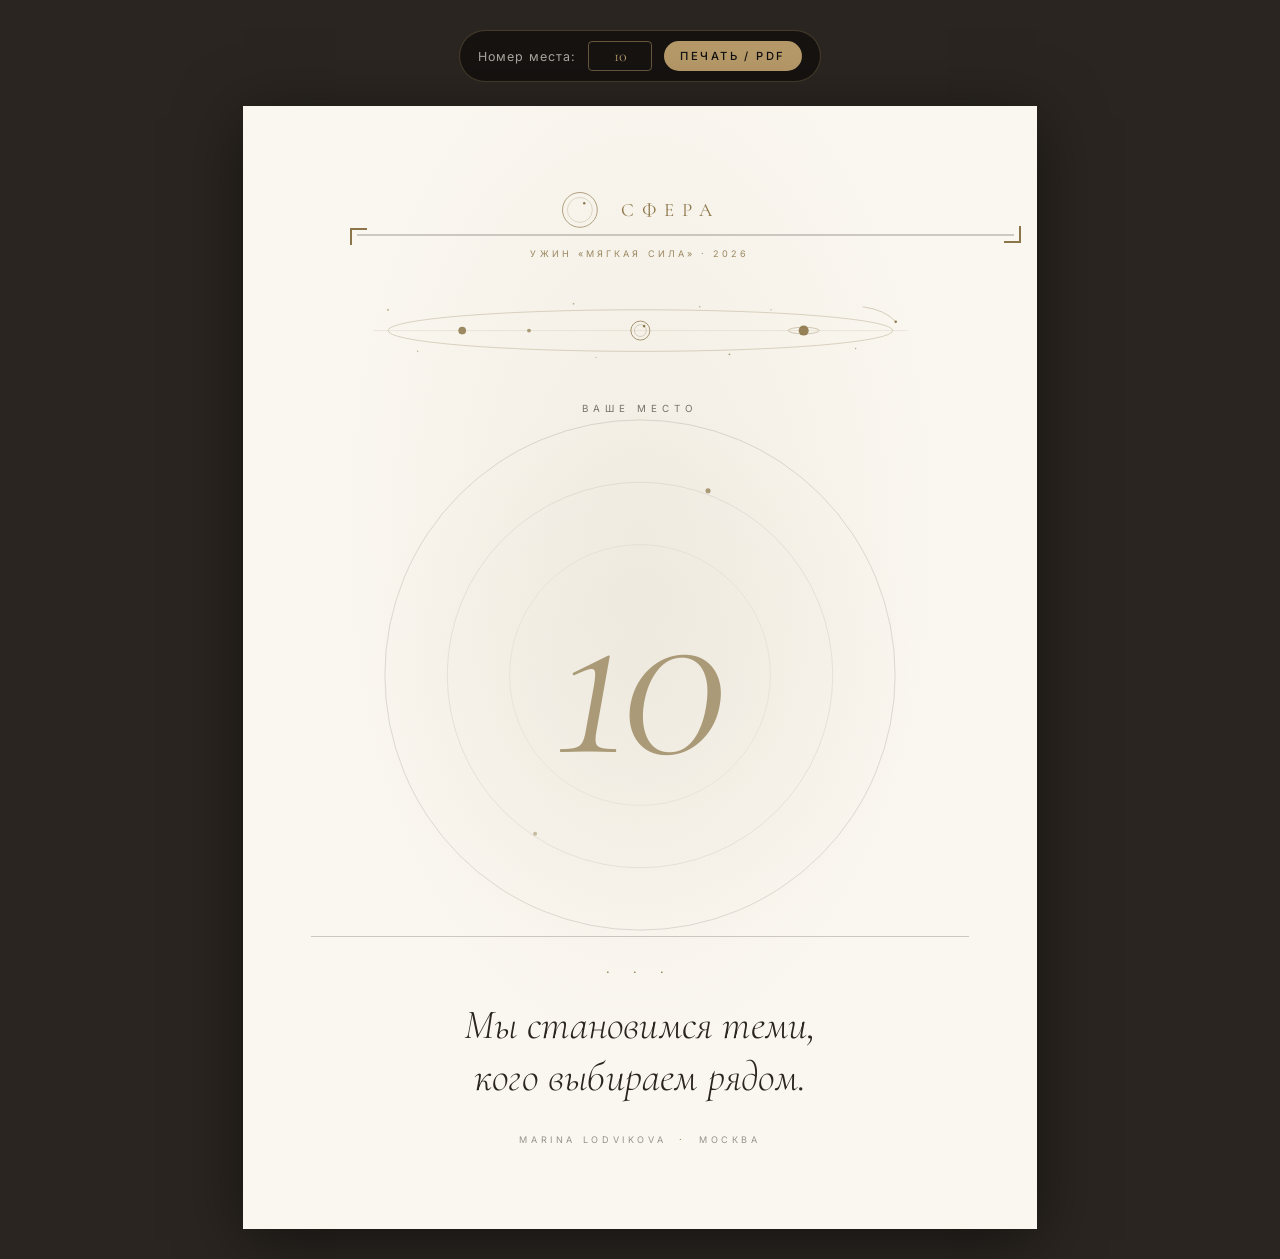
<file: print/place-card.html>
<!doctype html>
<html lang="ru">
<head>
  <meta charset="utf-8" />
  <meta name="viewport" content="width=device-width, initial-scale=1" />
  <title>Сфера · Карточка места · Мягкая сила</title>

  <link rel="preconnect" href="https://fonts.googleapis.com" />
  <link rel="preconnect" href="https://fonts.gstatic.com" crossorigin />
  <link href="https://fonts.googleapis.com/css2?family=Cormorant+Garamond:ital,wght@0,300;0,400;1,300;1,400&family=Inter:wght@300;400;500&display=swap" rel="stylesheet" />

  <style>
    /* ─── Параметры печати A4 ─── */
    @page {
      size: A4 portrait;
      margin: 0;
    }

    * { box-sizing: border-box; margin: 0; padding: 0; }

    :root {
      --paper:      #FAF7F0;
      --paper-2:    #F4EFE3;
      --gold:       #8C7649;     /* глубже на светлом — для контраста */
      --gold-soft:  #B69968;     /* мягкое золото для деталей */
      --graphite:   #2A2520;
      --graphite-2: rgba(42, 37, 32, 0.62);
      --hairline:   rgba(42, 37, 32, 0.22);
      --serif:      'Cormorant Garamond', 'Times New Roman', serif;
      --sans:       'Inter', system-ui, sans-serif;
    }

    /* ─── Wrapper для preview в браузере ─── */
    body {
      background: #2a2520;
      font-family: var(--serif);
      color: var(--graphite);
      -webkit-font-smoothing: antialiased;
      padding: 30px 20px;
      min-height: 100vh;
      display: flex;
      flex-direction: column;
      align-items: center;
      gap: 24px;
    }

    /* Контролы для preview — скрыты при печати */
    .controls {
      display: flex;
      align-items: center;
      gap: 12px;
      font-family: var(--sans);
      font-size: 0.78rem;
      letter-spacing: 0.08em;
      color: rgba(234, 230, 220, 0.7);
      background: rgba(0,0,0,0.5);
      padding: 10px 18px;
      border-radius: 999px;
      border: 1px solid rgba(182, 153, 104, 0.3);
    }
    .controls input {
      width: 64px;
      background: transparent;
      border: 1px solid rgba(182, 153, 104, 0.5);
      color: var(--gold-soft);
      font-family: var(--serif);
      font-size: 1rem;
      text-align: center;
      padding: 4px 6px;
      border-radius: 4px;
    }
    .controls button {
      background: var(--gold-soft);
      color: #0E0E0E;
      border: 0;
      padding: 8px 16px;
      font-family: var(--sans);
      font-size: 0.7rem;
      font-weight: 500;
      letter-spacing: 0.22em;
      text-transform: uppercase;
      cursor: pointer;
      border-radius: 999px;
    }
    .controls button:hover { background: #C9A977; }

    /* ─── A4 страница ─── */
    .a4 {
      width: 210mm;
      height: 297mm;
      background:
        radial-gradient(ellipse at 50% 38%, rgba(140, 118, 73, 0.07) 0%, transparent 55%),
        var(--paper);
      color: var(--graphite);
      padding: 22mm 18mm;
      position: relative;
      overflow: hidden;
      display: flex;
      flex-direction: column;
      box-shadow: 0 12px 60px rgba(0, 0, 0, 0.5);
    }

    /* Декоративные орбиты на фоне */
    .a4-orbits {
      position: absolute;
      top: 50%;
      left: 50%;
      transform: translate(-50%, -50%);
      width: 180mm;
      height: 180mm;
      pointer-events: none;
      z-index: 0;
      opacity: 0.7;
    }
    .a4 > *:not(.a4-orbits) { position: relative; z-index: 1; }

    /* Hairline-рамка по краям */
    .a4-frame {
      position: absolute;
      top: 12mm;
      left: 12mm;
      right: 12mm;
      bottom: 12mm;
      border: 0.4mm solid var(--hairline);
      pointer-events: none;
      z-index: 0;
    }
    .a4-frame::before, .a4-frame::after {
      content: '';
      position: absolute;
      width: 4mm;
      height: 4mm;
      border: 0.6mm solid var(--gold);
    }
    .a4-frame::before {
      top: -2mm; left: -2mm;
      border-right: 0; border-bottom: 0;
    }
    .a4-frame::after {
      bottom: -2mm; right: -2mm;
      border-left: 0; border-top: 0;
    }

    /* ─── Брендинг сверху ─── */
    .brand-row {
      display: flex;
      align-items: center;
      justify-content: center;
      gap: 4mm;
    }
    .brand-mark {
      width: 10mm;
      height: 10mm;
      color: var(--gold);
    }
    .brand-word {
      font-family: var(--serif);
      font-weight: 400;
      font-size: 5mm;
      letter-spacing: 0.4em;
      text-transform: uppercase;
      color: var(--gold);
      padding-left: 0.4em;
    }

    /* Подпись клуба под бренд-роу */
    .brand-tagline {
      text-align: center;
      font-family: var(--sans);
      font-size: 2.4mm;
      letter-spacing: 0.34em;
      text-transform: uppercase;
      color: var(--gold);
      opacity: 0.85;
      margin-top: 5mm;
    }

    /* Космический орнаментный фриз */
    .cosmos-ornament {
      display: block;
      width: 160mm;
      height: 22mm;
      margin: 8mm auto 4mm;
    }

    /* ─── Метка «Ваше место» ─── */
    .place-label {
      text-align: center;
      font-family: var(--sans);
      font-size: 2.6mm;
      letter-spacing: 0.5em;
      text-transform: uppercase;
      color: var(--graphite-2);
      margin-top: 4mm;
    }

    /* ─── Главная — цифра в центре сферы ─── */
    .place {
      flex: 1;
      position: relative;
      display: flex;
      align-items: center;
      justify-content: center;
      min-height: 0;
    }
    /* Орбиты — абсолютно по центру зоны */
    .place-orbits {
      position: absolute;
      top: 50%;
      left: 50%;
      transform: translate(-50%, -50%);
      width: 150mm;
      height: 150mm;
      opacity: 0.7;
      pointer-events: none;
    }
    /* Цифра как SVG-текст — математически центрирована на (100,100) */
    .place-num-svg {
      font-family: var(--serif);
      font-weight: 300;
      font-style: italic;
      font-size: 86px;          /* в единицах viewBox 0..200 */
      fill: var(--gold);
      letter-spacing: -2px;
    }

    /* ─── Тема встречи ─── */
    .theme {
      text-align: center;
      padding-top: 6mm;
      border-top: 0.3mm solid var(--hairline);
    }
    .theme-label {
      font-family: var(--sans);
      font-size: 2.4mm;
      letter-spacing: 0.5em;
      text-transform: uppercase;
      color: var(--gold);
      opacity: 0.85;
      margin-bottom: 5mm;
    }
    .theme-title {
      font-family: var(--serif);
      font-weight: 300;
      font-style: italic;
      font-size: 22mm;
      letter-spacing: 0.005em;
      color: var(--graphite);
      line-height: 1;
    }
    .theme-ornament {
      display: inline-block;
      margin-top: 4mm;
      font-family: var(--serif);
      color: var(--gold);
      font-size: 5mm;
      letter-spacing: 0.5em;
    }
    .quote {
      font-family: var(--serif);
      font-weight: 300;
      font-style: italic;
      font-size: 11mm;
      line-height: 1.25;
      letter-spacing: 0.005em;
      color: var(--graphite);
      text-align: center;
      max-width: 150mm;
      margin: 0 auto;
    }

    /* ─── Нижний footer ─── */
    .footer-meta {
      text-align: center;
      margin-top: 8mm;
      font-family: var(--sans);
      font-size: 2.4mm;
      letter-spacing: 0.4em;
      text-transform: uppercase;
      color: rgba(42, 37, 32, 0.48);
    }
    .footer-meta .dot { color: var(--gold); margin: 0 0.7em; }

    /* ─── PRINT режим ─── */
    @media print {
      body {
        background: white;
        padding: 0;
        min-height: auto;
        gap: 0;
      }
      .controls { display: none !important; }
      .a4 {
        box-shadow: none;
        margin: 0;
      }
    }
  </style>
</head>
<body>

  <!-- Контролы для preview — на печать не идут -->
  <div class="controls">
    <span>Номер места:</span>
    <input type="text" id="numInput" value="10" maxlength="3" />
    <button onclick="window.print()">Печать / PDF</button>
  </div>

  <div class="a4">
    <!-- Hairline-рамка с уголками -->
    <div class="a4-frame"></div>

    <!-- ━━━ Брендинг ━━━ -->
    <div class="brand-row">
      <svg class="brand-mark" viewBox="0 0 40 40">
        <circle cx="20" cy="20" r="18.4" fill="none" stroke="currentColor" stroke-width="0.7"/>
        <circle cx="20" cy="20" r="13.2" fill="none" stroke="currentColor" stroke-width="0.45" opacity="0.55"/>
        <circle cx="24.6" cy="13" r="1.3" fill="currentColor"/>
      </svg>
      <div class="brand-word">Сфера</div>
    </div>
    <div class="brand-tagline">Ужин «Мягкая&nbsp;сила» · 2026</div>

    <!-- ━━━ Космический фриз — орбиты, планеты, звёзды ━━━ -->
    <svg class="cosmos-ornament" viewBox="0 0 400 56" aria-hidden="true">
      <!-- центральная hairline-ось -->
      <line x1="20" y1="28" x2="380" y2="28" stroke="#8C7649" stroke-width="0.25" opacity="0.32"/>

      <!-- широкая эллиптическая орбита через всё -->
      <ellipse cx="200" cy="28" rx="170" ry="14" fill="none" stroke="#8C7649" stroke-width="0.35" opacity="0.55"/>

      <!-- центральная сфера (солнце клуба) -->
      <circle cx="200" cy="28" r="6.4" fill="none" stroke="#8C7649" stroke-width="0.5"/>
      <circle cx="200" cy="28" r="4" fill="none" stroke="#8C7649" stroke-width="0.35" opacity="0.55"/>
      <circle cx="202.5" cy="25" r="0.85" fill="#8C7649"/>

      <!-- Сатурн справа с кольцом -->
      <ellipse cx="310" cy="28" rx="10.5" ry="2.2" fill="none" stroke="#8C7649" stroke-width="0.35" opacity="0.7"/>
      <circle cx="310" cy="28" r="3.4" fill="#8C7649" opacity="0.9"/>

      <!-- маленькая планета слева -->
      <circle cx="80" cy="28" r="2.6" fill="#8C7649" opacity="0.85"/>

      <!-- ещё крошечная планета -->
      <circle cx="125" cy="28" r="1.3" fill="#8C7649" opacity="0.7"/>

      <!-- комета — стилизованная траектория (как с фото Гагарина) -->
      <path d="M 350 12 Q 365 14 372 22" fill="none" stroke="#8C7649" stroke-width="0.4" opacity="0.55" stroke-linecap="round"/>
      <circle cx="372" cy="22" r="0.85" fill="#8C7649"/>

      <!-- россыпь звёзд -->
      <circle cx="30" cy="14" r="0.6" fill="#8C7649" opacity="0.7"/>
      <circle cx="50" cy="42" r="0.5" fill="#8C7649" opacity="0.55"/>
      <circle cx="155" cy="10" r="0.55" fill="#8C7649" opacity="0.65"/>
      <circle cx="170" cy="46" r="0.45" fill="#8C7649" opacity="0.5"/>
      <circle cx="240" cy="12" r="0.5" fill="#8C7649" opacity="0.6"/>
      <circle cx="260" cy="44" r="0.6" fill="#8C7649" opacity="0.7"/>
      <circle cx="288" cy="14" r="0.45" fill="#8C7649" opacity="0.5"/>
      <circle cx="345" cy="40" r="0.5" fill="#8C7649" opacity="0.6"/>
    </svg>

    <!-- ━━━ Большая цифра места — вписана в центр сферы ━━━ -->
    <div class="place-label">Ваше место</div>
    <div class="place">
      <svg class="place-orbits" viewBox="0 0 200 200" aria-hidden="true">
        <defs>
          <radialGradient id="orbGlow" cx="50%" cy="50%" r="50%">
            <stop offset="0%" stop-color="#8C7649" stop-opacity="0.07"/>
            <stop offset="100%" stop-color="#8C7649" stop-opacity="0"/>
          </radialGradient>
        </defs>
        <circle cx="100" cy="100" r="98" fill="url(#orbGlow)"/>
        <circle cx="100" cy="100" r="90" fill="none" stroke="#2A2520" stroke-width="0.22" opacity="0.32"/>
        <circle cx="100" cy="100" r="68" fill="none" stroke="#2A2520" stroke-width="0.2" opacity="0.22"/>
        <circle cx="100" cy="100" r="46" fill="none" stroke="#2A2520" stroke-width="0.18" opacity="0.16"/>
        <circle cx="124" cy="35" r="0.9" fill="#8C7649"/>
        <circle cx="63" cy="156" r="0.7" fill="#8C7649" opacity="0.65"/>
        <!-- Цифра математически центрирована на (100,100) -->
        <text class="place-num-svg" x="100" y="100" text-anchor="middle"
              dominant-baseline="central" id="placeNumber">10</text>
      </svg>
    </div>

    <!-- ━━━ Цитата ━━━ -->
    <div class="theme">
      <div class="theme-ornament" style="margin-top: 0; margin-bottom: 5mm;">· · ·</div>
      <p class="quote">Мы&nbsp;становимся теми,<br/>кого&nbsp;выбираем рядом.</p>
    </div>

    <!-- ━━━ Footer ━━━ -->
    <div class="footer-meta">
      Marina Lodvikova
      <span class="dot">·</span>
      Москва
    </div>
  </div>

  <script>
    // Параметр ?n=N в URL — подставляет цифру
    const params = new URLSearchParams(location.search);
    const fromUrl = params.get('n');
    const numEl = document.getElementById('placeNumber');
    const input = document.getElementById('numInput');

    if (fromUrl) {
      numEl.textContent = fromUrl;
      input.value = fromUrl;
    }

    input.addEventListener('input', (e) => {
      const v = e.target.value.replace(/\D/g, '').slice(0, 3);
      e.target.value = v;
      numEl.textContent = v || '0';
    });
  </script>
</body>
</html>
</file>
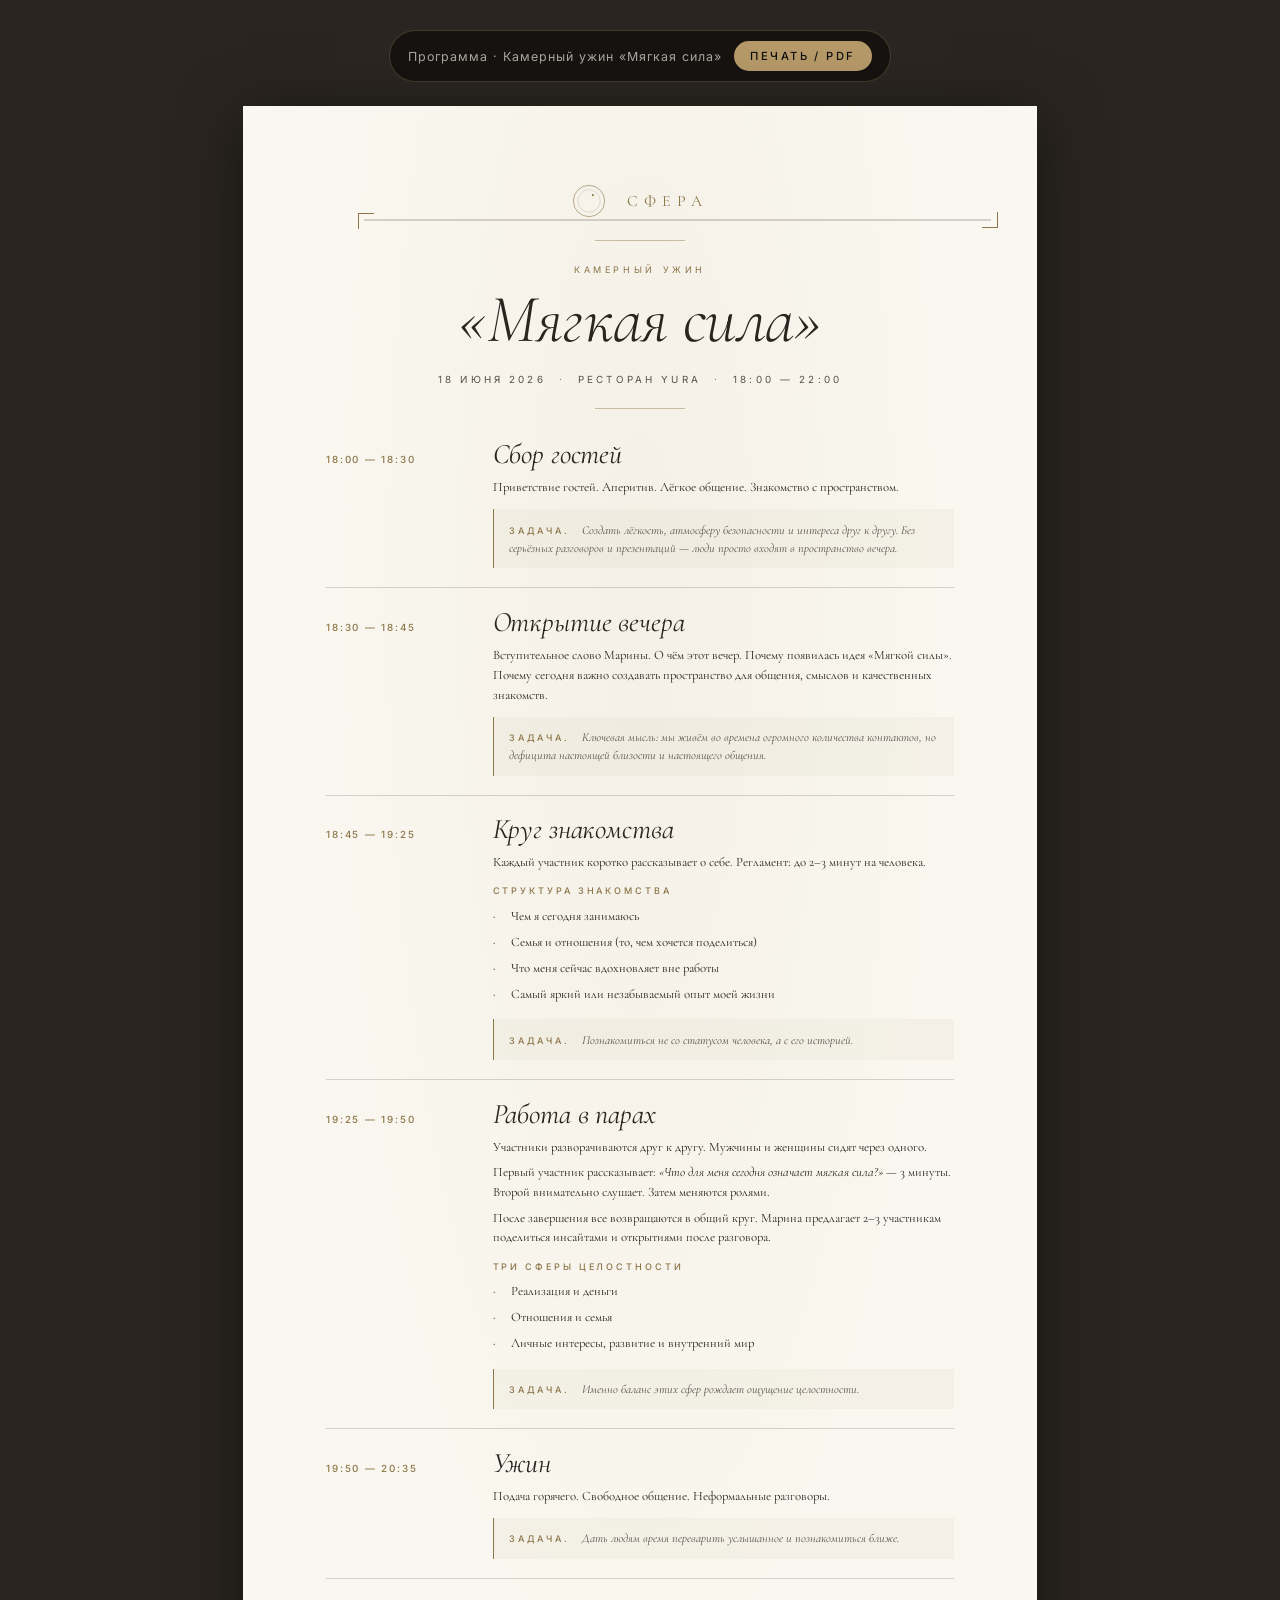
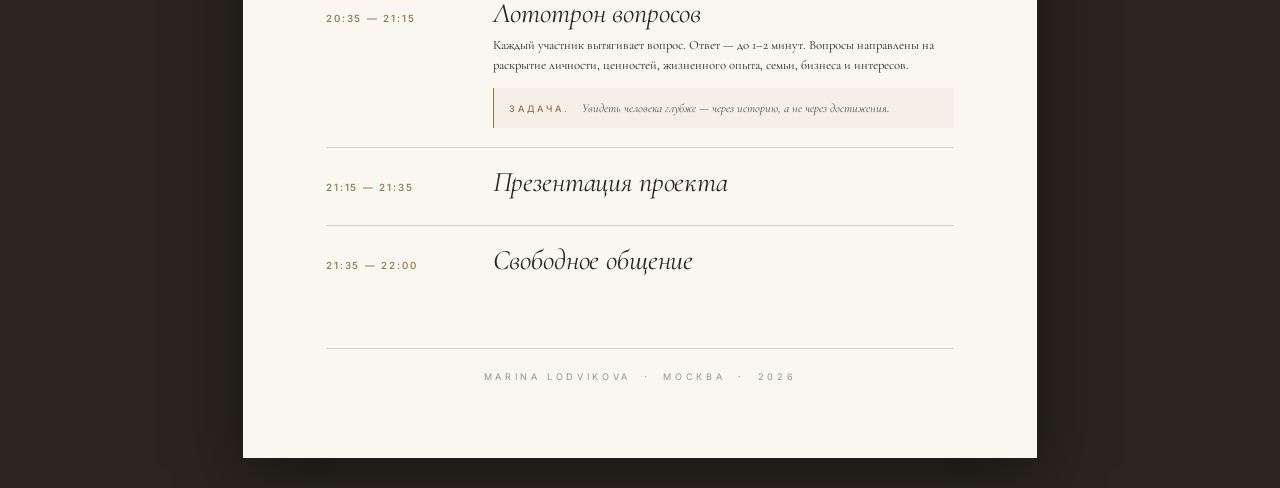
<file: print/program.html>
<!doctype html>
<html lang="ru">
<head>
  <meta charset="utf-8" />
  <meta name="viewport" content="width=device-width, initial-scale=1" />
  <title>Сфера · Камерный ужин «Мягкая сила» · 18 июня 2026</title>

  <link rel="preconnect" href="https://fonts.googleapis.com" />
  <link rel="preconnect" href="https://fonts.gstatic.com" crossorigin />
  <link href="https://fonts.googleapis.com/css2?family=Cormorant+Garamond:ital,wght@0,300;0,400;0,500;1,300;1,400;1,500&family=Inter:wght@300;400;500&display=swap" rel="stylesheet" />

  <style>
    @page { size: A4 portrait; margin: 0; }
    * { box-sizing: border-box; margin: 0; padding: 0; }

    :root {
      --paper:      #FAF7F0;
      --gold:       #8C7649;
      --gold-soft:  #B69968;
      --graphite:   #2A2520;
      --graphite-2: #56504A;
      --graphite-3: rgba(42, 37, 32, 0.55);
      --hairline:   rgba(42, 37, 32, 0.18);
      --serif:      'Cormorant Garamond', 'Times New Roman', serif;
      --sans:       'Inter', system-ui, sans-serif;
    }

    body {
      background: #2a2520;
      font-family: var(--serif);
      color: var(--graphite);
      -webkit-font-smoothing: antialiased;
      padding: 30px 20px;
      min-height: 100vh;
      display: flex;
      flex-direction: column;
      align-items: center;
      gap: 24px;
    }

    .controls {
      display: flex;
      align-items: center;
      gap: 12px;
      font-family: var(--sans);
      font-size: 0.78rem;
      letter-spacing: 0.08em;
      color: rgba(234, 230, 220, 0.7);
      background: rgba(0,0,0,0.5);
      padding: 10px 18px;
      border-radius: 999px;
      border: 1px solid rgba(182, 153, 104, 0.3);
    }
    .controls button {
      background: var(--gold-soft);
      color: #0E0E0E;
      border: 0;
      padding: 8px 16px;
      font-family: var(--sans);
      font-size: 0.7rem;
      font-weight: 500;
      letter-spacing: 0.22em;
      text-transform: uppercase;
      cursor: pointer;
      border-radius: 999px;
    }
    .controls button:hover { background: #C9A977; }

    /* ─── A4 страница ─── */
    .a4 {
      width: 210mm;
      min-height: 297mm;
      background:
        radial-gradient(ellipse at 50% 25%, rgba(140, 118, 73, 0.05) 0%, transparent 55%),
        var(--paper);
      color: var(--graphite);
      padding: 20mm 22mm;
      position: relative;
      overflow: hidden;
      box-shadow: 0 12px 60px rgba(0, 0, 0, 0.5);
    }

    /* Hairline-рамка с уголками */
    .a4-frame {
      position: absolute;
      top: 10mm; left: 10mm; right: 10mm; bottom: 10mm;
      border: 0.3mm solid var(--hairline);
      pointer-events: none;
    }
    .a4-frame::before, .a4-frame::after {
      content: '';
      position: absolute;
      width: 4mm; height: 4mm;
      border: 0.5mm solid var(--gold);
    }
    .a4-frame::before { top: -2mm; left: -2mm; border-right: 0; border-bottom: 0; }
    .a4-frame::after  { bottom: -2mm; right: -2mm; border-left: 0; border-top: 0; }

    .a4 > * { position: relative; }

    /* ─── Шапка ─── */
    .brand-row {
      display: flex;
      align-items: center;
      justify-content: center;
      gap: 4mm;
      margin-bottom: 3mm;
    }
    .brand-mark { width: 9mm; height: 9mm; color: var(--gold); }
    .brand-word {
      font-weight: 400;
      font-size: 4.2mm;
      letter-spacing: 0.38em;
      text-transform: uppercase;
      color: var(--gold);
      padding-left: 0.38em;
    }
    .header-divider {
      width: 24mm;
      height: 0.3mm;
      background: var(--gold);
      opacity: 0.45;
      margin: 6mm auto;
    }
    .event-kicker {
      text-align: center;
      font-family: var(--sans);
      font-size: 2.4mm;
      letter-spacing: 0.4em;
      text-transform: uppercase;
      color: var(--gold);
      margin-bottom: 3mm;
    }
    .event-title {
      text-align: center;
      font-weight: 300;
      font-style: italic;
      font-size: 18mm;
      letter-spacing: -0.01em;
      line-height: 1;
      color: var(--graphite);
      margin-bottom: 5mm;
    }
    .event-meta {
      text-align: center;
      font-family: var(--sans);
      font-size: 2.6mm;
      letter-spacing: 0.32em;
      text-transform: uppercase;
      color: var(--graphite-2);
      margin-bottom: 4mm;
    }
    .event-meta .dot { color: var(--gold); margin: 0 0.7em; }

    /* ─── Программа ─── */
    .program {
      margin-top: 4mm;
    }
    .block {
      padding: 5mm 0;
      border-top: 0.25mm solid var(--hairline);
      page-break-inside: avoid;
    }
    .block:first-child { border-top: 0; padding-top: 2mm; }

    .block-head {
      display: grid;
      grid-template-columns: 38mm 1fr;
      gap: 6mm;
      align-items: baseline;
      margin-bottom: 2mm;
    }
    .block-time {
      font-family: var(--sans);
      font-size: 2.6mm;
      letter-spacing: 0.18em;
      color: var(--gold);
      font-weight: 500;
      padding-top: 1.5mm;
    }
    .block-title {
      font-family: var(--serif);
      font-weight: 400;
      font-style: italic;
      font-size: 7.5mm;
      letter-spacing: -0.005em;
      color: var(--graphite);
      line-height: 1.1;
    }

    .block-body {
      margin-left: 44mm;
      font-family: var(--serif);
      font-size: 3.4mm;
      line-height: 1.55;
      color: var(--graphite);
    }
    .block-body p { margin-bottom: 1.5mm; }
    .block-body ul {
      list-style: none;
      padding-left: 0;
      margin: 1.5mm 0;
    }
    .block-body li {
      padding: 0.8mm 0;
      padding-left: 5mm;
      position: relative;
    }
    .block-body li::before {
      content: '·';
      position: absolute;
      left: 0;
      color: var(--gold);
      font-weight: 700;
    }
    .block-body .label {
      font-family: var(--sans);
      font-size: 2.4mm;
      letter-spacing: 0.32em;
      text-transform: uppercase;
      color: var(--gold);
      font-weight: 500;
      margin-top: 3mm;
      margin-bottom: 1mm;
      display: block;
    }
    .block-task {
      margin-left: 44mm;
      margin-top: 3mm;
      padding: 3mm 4mm;
      background: rgba(140, 118, 73, 0.05);
      border-left: 0.5mm solid var(--gold);
      font-family: var(--serif);
      font-style: italic;
      font-size: 3.2mm;
      line-height: 1.5;
      color: var(--graphite-2);
    }
    .block-task::before {
      content: 'Задача. ';
      font-family: var(--sans);
      font-style: normal;
      font-size: 2.4mm;
      letter-spacing: 0.32em;
      text-transform: uppercase;
      color: var(--gold);
      font-weight: 500;
      margin-right: 2mm;
    }

    /* ─── Футер ─── */
    .footer-meta {
      text-align: center;
      margin-top: 12mm;
      padding-top: 6mm;
      border-top: 0.3mm solid var(--hairline);
      font-family: var(--sans);
      font-size: 2.4mm;
      letter-spacing: 0.4em;
      text-transform: uppercase;
      color: rgba(42, 37, 32, 0.48);
    }
    .footer-meta .dot { color: var(--gold); margin: 0 0.7em; }

    @media print {
      body { background: white; padding: 0; min-height: auto; gap: 0; }
      .controls { display: none !important; }
      .a4 { box-shadow: none; margin: 0; min-height: 297mm; }
    }
  </style>
</head>
<body>

  <div class="controls">
    <span>Программа · Камерный ужин «Мягкая сила»</span>
    <button onclick="window.print()">Печать / PDF</button>
  </div>

  <div class="a4">
    <div class="a4-frame"></div>

    <!-- Шапка -->
    <div class="brand-row">
      <svg class="brand-mark" viewBox="0 0 40 40">
        <circle cx="20" cy="20" r="18.4" fill="none" stroke="currentColor" stroke-width="0.7"/>
        <circle cx="20" cy="20" r="13.2" fill="none" stroke="currentColor" stroke-width="0.45" opacity="0.55"/>
        <circle cx="24.6" cy="13" r="1.3" fill="currentColor"/>
      </svg>
      <div class="brand-word">Сфера</div>
    </div>

    <div class="header-divider"></div>

    <div class="event-kicker">Камерный ужин</div>
    <h1 class="event-title">«Мягкая сила»</h1>
    <div class="event-meta">
      18 июня 2026 <span class="dot">·</span> Ресторан YURA <span class="dot">·</span> 18:00 — 22:00
    </div>

    <div class="header-divider"></div>

    <!-- ━━━ Программа ━━━ -->
    <div class="program">

      <!-- ─── 18:00–18:30 ─── -->
      <div class="block">
        <div class="block-head">
          <div class="block-time">18:00 — 18:30</div>
          <div class="block-title">Сбор гостей</div>
        </div>
        <div class="block-body">
          <p>Приветствие гостей. Аперитив. Лёгкое общение. Знакомство с пространством.</p>
        </div>
        <div class="block-task">Создать лёгкость, атмосферу безопасности и интереса друг к другу. Без серьёзных разговоров и презентаций — люди просто входят в пространство вечера.</div>
      </div>

      <!-- ─── 18:30–18:45 ─── -->
      <div class="block">
        <div class="block-head">
          <div class="block-time">18:30 — 18:45</div>
          <div class="block-title">Открытие вечера</div>
        </div>
        <div class="block-body">
          <p>Вступительное слово Марины. О чём этот вечер. Почему появилась идея «Мягкой силы». Почему сегодня важно создавать пространство для общения, смыслов и качественных знакомств.</p>
        </div>
        <div class="block-task">Ключевая мысль: мы живём во времена огромного количества контактов, но дефицита настоящей близости и настоящего общения.</div>
      </div>

      <!-- ─── 18:45–19:25 ─── -->
      <div class="block">
        <div class="block-head">
          <div class="block-time">18:45 — 19:25</div>
          <div class="block-title">Круг знакомства</div>
        </div>
        <div class="block-body">
          <p>Каждый участник коротко рассказывает о себе. Регламент: до 2–3 минут на человека.</p>
          <span class="label">Структура знакомства</span>
          <ul>
            <li>Чем я сегодня занимаюсь</li>
            <li>Семья и отношения (то, чем хочется поделиться)</li>
            <li>Что меня сейчас вдохновляет вне работы</li>
            <li>Самый яркий или незабываемый опыт моей жизни</li>
          </ul>
        </div>
        <div class="block-task">Познакомиться не со статусом человека, а с его историей.</div>
      </div>

      <!-- ─── 19:25–19:50 ─── -->
      <div class="block">
        <div class="block-head">
          <div class="block-time">19:25 — 19:50</div>
          <div class="block-title">Работа в парах</div>
        </div>
        <div class="block-body">
          <p>Участники разворачиваются друг к другу. Мужчины и женщины сидят через одного.</p>
          <p>Первый участник рассказывает: <em>«Что для меня сегодня означает мягкая сила?»</em> — 3 минуты. Второй внимательно слушает. Затем меняются ролями.</p>
          <p>После завершения все возвращаются в общий круг. Марина предлагает 2–3 участникам поделиться инсайтами и открытиями после разговора.</p>
          <span class="label">Три сферы целостности</span>
          <ul>
            <li>Реализация и деньги</li>
            <li>Отношения и семья</li>
            <li>Личные интересы, развитие и внутренний мир</li>
          </ul>
        </div>
        <div class="block-task">Именно баланс этих сфер рождает ощущение целостности.</div>
      </div>

      <!-- ─── 19:50–20:35 ─── -->
      <div class="block">
        <div class="block-head">
          <div class="block-time">19:50 — 20:35</div>
          <div class="block-title">Ужин</div>
        </div>
        <div class="block-body">
          <p>Подача горячего. Свободное общение. Неформальные разговоры.</p>
        </div>
        <div class="block-task">Дать людям время переварить услышанное и познакомиться ближе.</div>
      </div>

      <!-- ─── 20:35–21:15 ─── -->
      <div class="block">
        <div class="block-head">
          <div class="block-time">20:35 — 21:15</div>
          <div class="block-title">Лототрон вопросов</div>
        </div>
        <div class="block-body">
          <p>Каждый участник вытягивает вопрос. Ответ — до 1–2 минут. Вопросы направлены на раскрытие личности, ценностей, жизненного опыта, семьи, бизнеса и интересов.</p>
        </div>
        <div class="block-task">Увидеть человека глубже — через историю, а не через достижения.</div>
      </div>

      <!-- ─── 21:15–21:35 ─── -->
      <div class="block">
        <div class="block-head">
          <div class="block-time">21:15 — 21:35</div>
          <div class="block-title">Презентация проекта</div>
        </div>
      </div>

      <!-- ─── 21:35–22:00 ─── -->
      <div class="block">
        <div class="block-head">
          <div class="block-time">21:35 — 22:00</div>
          <div class="block-title">Свободное общение</div>
        </div>
      </div>

    </div>

    <div class="footer-meta">
      Marina Lodvikova <span class="dot">·</span> Москва <span class="dot">·</span> 2026
    </div>
  </div>

</body>
</html>
</file>
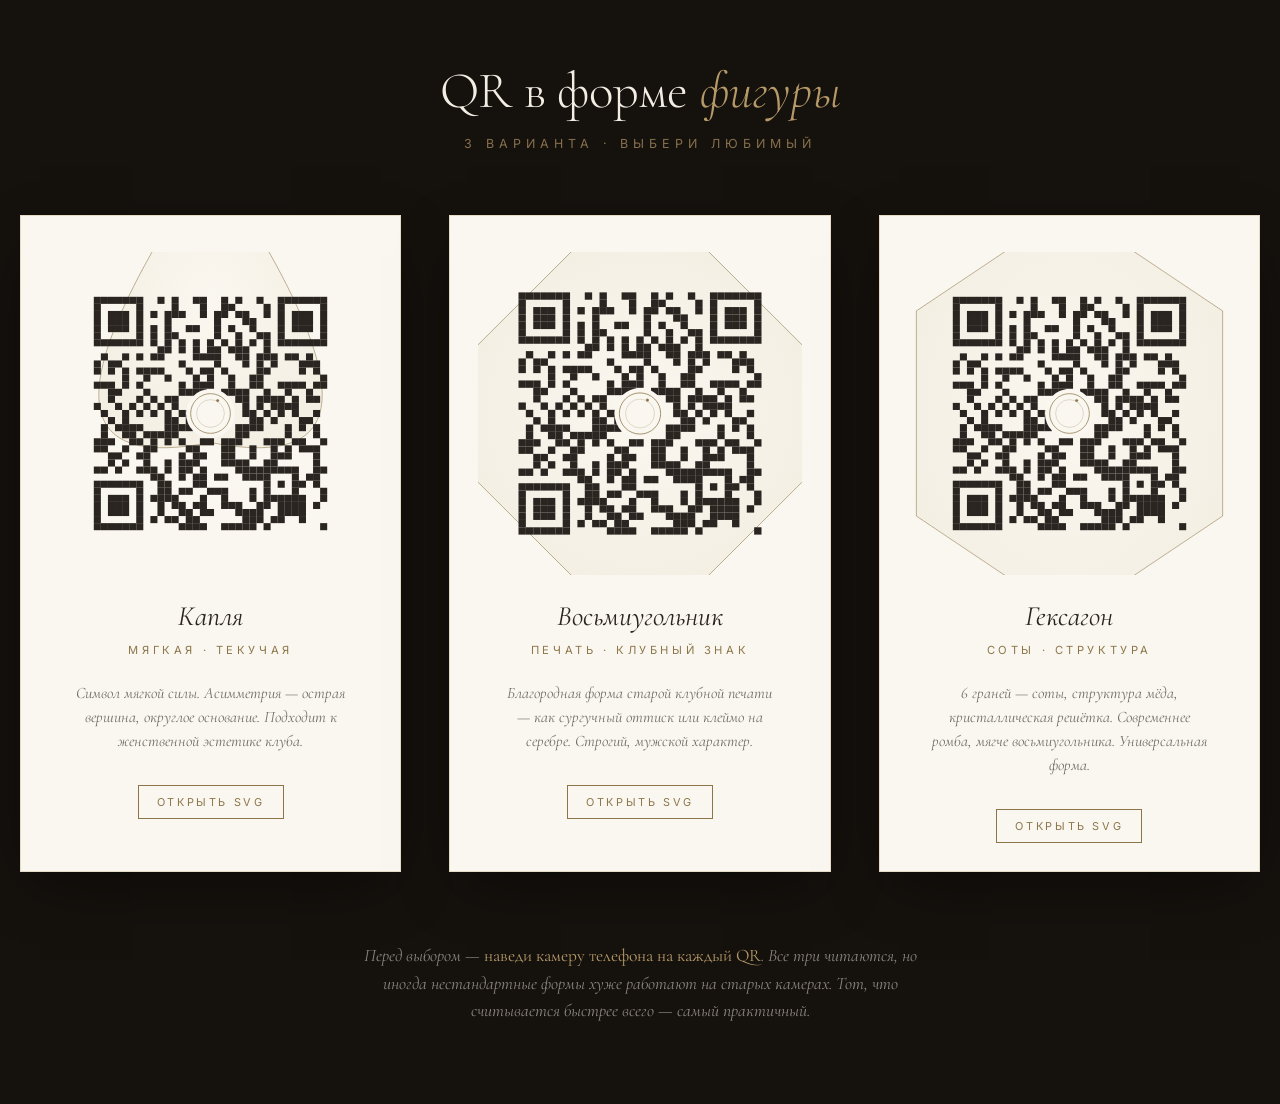
<file: print/qr-shapes.html>
<!doctype html>
<html lang="ru">
<head>
  <meta charset="utf-8" />
  <meta name="viewport" content="width=device-width, initial-scale=1" />
  <title>Сфера · QR — варианты формы</title>

  <link rel="preconnect" href="https://fonts.googleapis.com" />
  <link rel="preconnect" href="https://fonts.gstatic.com" crossorigin />
  <link href="https://fonts.googleapis.com/css2?family=Cormorant+Garamond:ital,wght@0,300;0,400;1,300;1,400&family=Inter:wght@300;400;500&display=swap" rel="stylesheet" />

  <style>
    * { box-sizing: border-box; margin: 0; padding: 0; }

    :root {
      --ink:       #0E0E0E;
      --paper:     #FAF7F0;
      --gold:      #8C7649;
      --gold-soft: #B69968;
      --graphite:  #2A2520;
      --hairline:  rgba(182, 153, 104, 0.3);
      --serif:     'Cormorant Garamond', 'Times New Roman', serif;
      --sans:      'Inter', system-ui, sans-serif;
    }

    body {
      background: #15110d;
      font-family: var(--serif);
      color: #EAE6DC;
      padding: 60px 20px 80px;
      min-height: 100vh;
      text-align: center;
    }

    h1 {
      font-family: var(--serif);
      font-weight: 300;
      font-size: clamp(2rem, 4vw, 3.2rem);
      letter-spacing: -0.005em;
      color: #F2EEE4;
      margin-bottom: 14px;
    }
    h1 em { font-style: italic; color: var(--gold-soft); }

    .subtitle {
      font-family: var(--sans);
      font-size: 0.78rem;
      letter-spacing: 0.4em;
      text-transform: uppercase;
      color: rgba(182, 153, 104, 0.7);
      margin-bottom: 64px;
    }

    .gallery {
      display: grid;
      grid-template-columns: repeat(auto-fit, minmax(320px, 1fr));
      gap: 48px;
      max-width: 1300px;
      margin: 0 auto;
    }

    .shape-card {
      background: var(--paper);
      color: var(--graphite);
      padding: 36px 28px 28px;
      border: 1px solid var(--hairline);
      box-shadow: 0 20px 60px -20px rgba(0, 0, 0, 0.6);
      display: flex;
      flex-direction: column;
      align-items: center;
      gap: 24px;
    }

    .shape-card img {
      width: 100%;
      max-width: 340px;
      height: auto;
      display: block;
    }

    .shape-name {
      font-family: var(--serif);
      font-weight: 400;
      font-style: italic;
      font-size: 1.75rem;
      color: var(--graphite);
    }

    .shape-tagline {
      font-family: var(--sans);
      font-size: 0.7rem;
      letter-spacing: 0.32em;
      text-transform: uppercase;
      color: var(--gold);
      margin-top: -14px;
    }

    .shape-note {
      font-family: var(--serif);
      font-style: italic;
      font-size: 1rem;
      color: rgba(42, 37, 32, 0.65);
      max-width: 280px;
      line-height: 1.5;
    }

    .shape-actions {
      display: flex;
      gap: 12px;
      margin-top: 8px;
    }
    .shape-actions a {
      font-family: var(--sans);
      font-size: 0.68rem;
      letter-spacing: 0.24em;
      text-transform: uppercase;
      text-decoration: none;
      padding: 9px 18px;
      border: 1px solid var(--gold);
      color: var(--gold);
      transition: background 0.2s ease, color 0.2s ease;
    }
    .shape-actions a:hover { background: var(--gold); color: var(--paper); }

    .hint {
      max-width: 600px;
      margin: 70px auto 0;
      font-family: var(--serif);
      font-style: italic;
      font-size: 1.1rem;
      line-height: 1.55;
      color: rgba(234, 230, 220, 0.55);
    }
    .hint strong {
      font-style: normal;
      font-weight: 400;
      color: var(--gold-soft);
    }
  </style>
</head>
<body>

  <h1>QR в&nbsp;форме <em>фигуры</em></h1>
  <div class="subtitle">3 варианта · выбери любимый</div>

  <div class="gallery">

    <!-- ━━━ КАПЛЯ ━━━ -->
    <div class="shape-card">
      <img src="qr-shape-drop.svg" alt="QR в форме капли" />
      <div class="shape-name">Капля</div>
      <div class="shape-tagline">Мягкая · текучая</div>
      <p class="shape-note">Символ мягкой силы. Асимметрия — острая вершина, округлое основание. Подходит к женственной эстетике клуба.</p>
      <div class="shape-actions">
        <a href="qr-shape-drop.svg" target="_blank">Открыть SVG</a>
      </div>
    </div>

    <!-- ━━━ ВОСЬМИУГОЛЬНИК ━━━ -->
    <div class="shape-card">
      <img src="qr-shape-octagon.svg" alt="QR в форме восьмиугольника" />
      <div class="shape-name">Восьмиугольник</div>
      <div class="shape-tagline">Печать · клубный знак</div>
      <p class="shape-note">Благородная форма старой клубной печати — как сургучный оттиск или клеймо на серебре. Строгий, мужской характер.</p>
      <div class="shape-actions">
        <a href="qr-shape-octagon.svg" target="_blank">Открыть SVG</a>
      </div>
    </div>

    <!-- ━━━ ГЕКСАГОН ━━━ -->
    <div class="shape-card">
      <img src="qr-shape-hexagon.svg" alt="QR в форме гексагона" />
      <div class="shape-name">Гексагон</div>
      <div class="shape-tagline">Соты · структура</div>
      <p class="shape-note">6 граней — соты, структура мёда, кристаллическая решётка. Современнее ромба, мягче восьмиугольника. Универсальная форма.</p>
      <div class="shape-actions">
        <a href="qr-shape-hexagon.svg" target="_blank">Открыть SVG</a>
      </div>
    </div>

  </div>

  <div class="hint">
    Перед выбором — <strong>наведи камеру телефона на каждый QR</strong>. Все три читаются, но иногда нестандартные формы хуже работают на старых камерах. Тот, что считывается быстрее всего — самый практичный.
  </div>

</body>
</html>
</file>
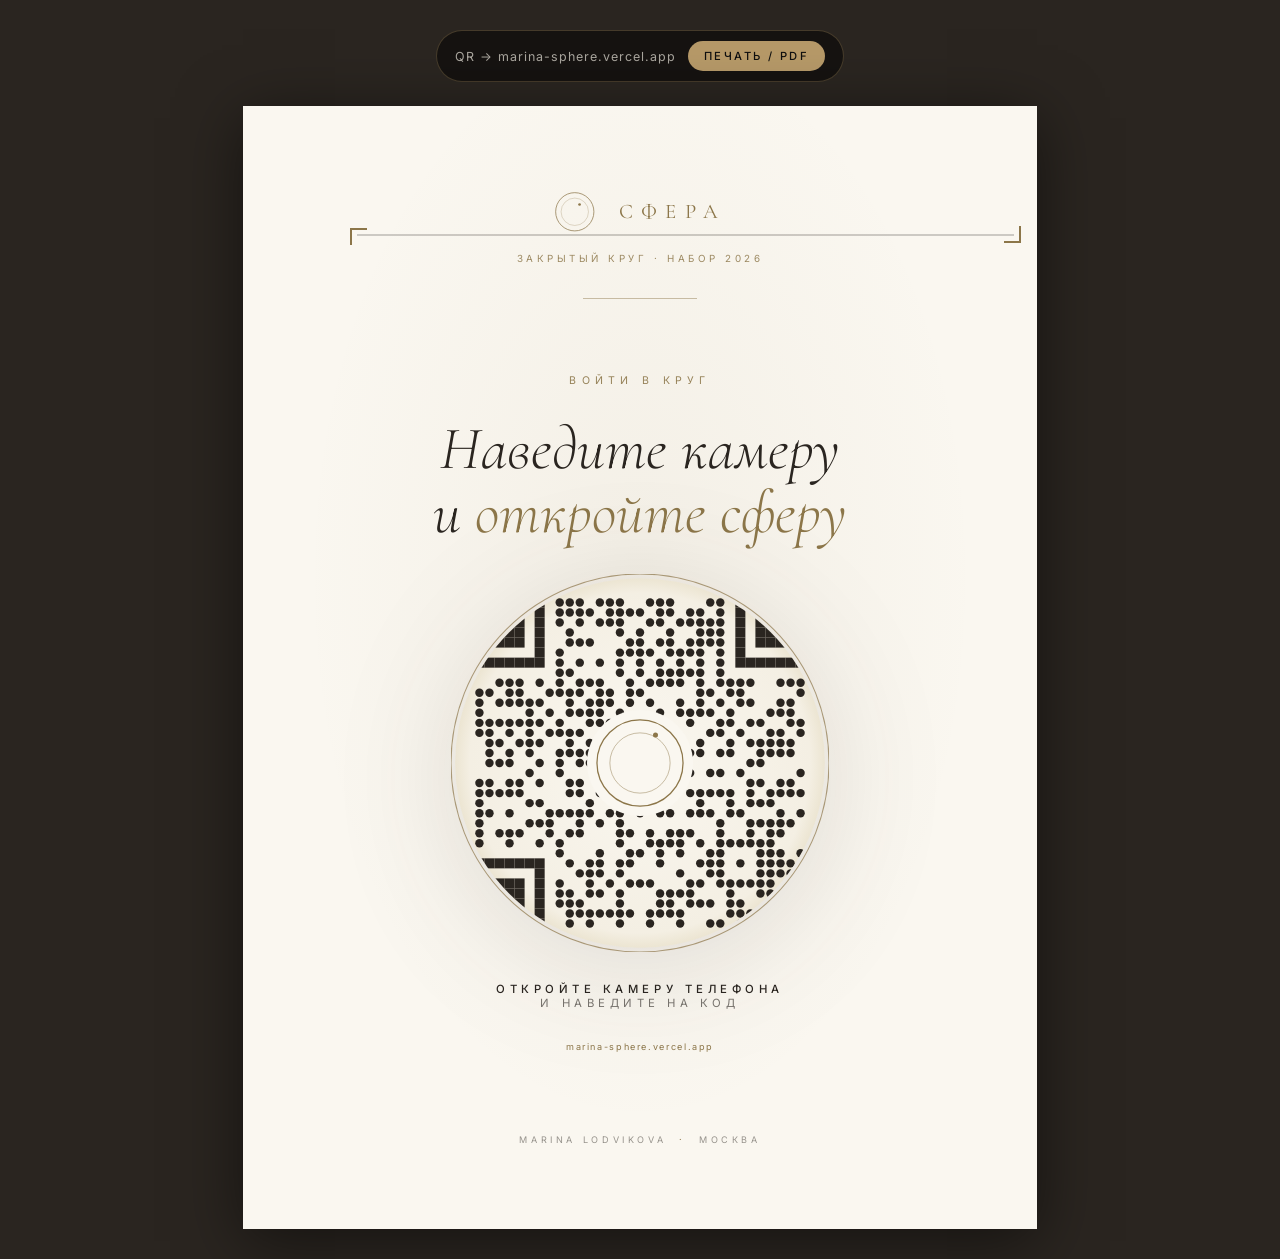
<file: print/qr.html>
<!doctype html>
<html lang="ru">
<head>
  <meta charset="utf-8" />
  <meta name="viewport" content="width=device-width, initial-scale=1" />
  <title>Сфера · QR-код приглашения</title>

  <link rel="preconnect" href="https://fonts.googleapis.com" />
  <link rel="preconnect" href="https://fonts.gstatic.com" crossorigin />
  <link href="https://fonts.googleapis.com/css2?family=Cormorant+Garamond:ital,wght@0,300;0,400;1,300;1,400&family=Inter:wght@300;400;500&display=swap" rel="stylesheet" />

  <style>
    @page { size: A4 portrait; margin: 0; }
    * { box-sizing: border-box; margin: 0; padding: 0; }

    :root {
      --paper:      #FAF7F0;
      --gold:       #8C7649;
      --gold-soft:  #B69968;
      --graphite:   #2A2520;
      --graphite-2: rgba(42, 37, 32, 0.62);
      --hairline:   rgba(42, 37, 32, 0.22);
      --serif:      'Cormorant Garamond', 'Times New Roman', serif;
      --sans:       'Inter', system-ui, sans-serif;
    }

    body {
      background: #2a2520;
      font-family: var(--serif);
      color: var(--graphite);
      -webkit-font-smoothing: antialiased;
      padding: 30px 20px;
      min-height: 100vh;
      display: flex;
      flex-direction: column;
      align-items: center;
      gap: 24px;
    }

    .controls {
      display: flex;
      align-items: center;
      gap: 12px;
      font-family: var(--sans);
      font-size: 0.78rem;
      letter-spacing: 0.08em;
      color: rgba(234, 230, 220, 0.7);
      background: rgba(0,0,0,0.5);
      padding: 10px 18px;
      border-radius: 999px;
      border: 1px solid rgba(182, 153, 104, 0.3);
    }
    .controls button {
      background: var(--gold-soft);
      color: #0E0E0E;
      border: 0;
      padding: 8px 16px;
      font-family: var(--sans);
      font-size: 0.7rem;
      font-weight: 500;
      letter-spacing: 0.22em;
      text-transform: uppercase;
      cursor: pointer;
      border-radius: 999px;
    }
    .controls button:hover { background: #C9A977; }

    /* ─── A4 страница ─── */
    .a4 {
      width: 210mm;
      height: 297mm;
      background:
        radial-gradient(ellipse at 50% 42%, rgba(140, 118, 73, 0.06) 0%, transparent 60%),
        var(--paper);
      color: var(--graphite);
      padding: 22mm 18mm;
      position: relative;
      overflow: hidden;
      display: flex;
      flex-direction: column;
      box-shadow: 0 12px 60px rgba(0, 0, 0, 0.5);
    }

    /* Рамка с уголками */
    .a4-frame {
      position: absolute;
      top: 12mm; left: 12mm; right: 12mm; bottom: 12mm;
      border: 0.4mm solid var(--hairline);
      pointer-events: none;
      z-index: 0;
    }
    .a4-frame::before, .a4-frame::after {
      content: '';
      position: absolute;
      width: 4mm; height: 4mm;
      border: 0.6mm solid var(--gold);
    }
    .a4-frame::before {
      top: -2mm; left: -2mm;
      border-right: 0; border-bottom: 0;
    }
    .a4-frame::after {
      bottom: -2mm; right: -2mm;
      border-left: 0; border-top: 0;
    }

    .a4 > * { position: relative; z-index: 1; }

    /* ─── Брендинг сверху ─── */
    .brand-row {
      display: flex;
      align-items: center;
      justify-content: center;
      gap: 4mm;
    }
    .brand-mark {
      width: 11mm;
      height: 11mm;
      color: var(--gold);
    }
    .brand-word {
      font-family: var(--serif);
      font-weight: 400;
      font-size: 5.5mm;
      letter-spacing: 0.4em;
      text-transform: uppercase;
      color: var(--gold);
      padding-left: 0.4em;
    }
    .brand-tagline {
      text-align: center;
      font-family: var(--sans);
      font-size: 2.6mm;
      letter-spacing: 0.36em;
      text-transform: uppercase;
      color: var(--gold);
      opacity: 0.85;
      margin-top: 5mm;
    }

    /* ─── Hairline-разделитель ─── */
    .divider {
      width: 30mm;
      height: 0.3mm;
      background: var(--gold);
      opacity: 0.45;
      margin: 9mm auto 0;
    }

    /* ─── Главное приглашение ─── */
    .invite {
      flex: 1;
      display: flex;
      flex-direction: column;
      align-items: center;
      justify-content: center;
      gap: 8mm;
      padding-top: 4mm;
    }
    .invite-eyebrow {
      font-family: var(--sans);
      font-size: 2.8mm;
      letter-spacing: 0.5em;
      text-transform: uppercase;
      color: var(--gold);
      opacity: 0.9;
    }
    .invite-title {
      font-family: var(--serif);
      font-weight: 300;
      font-style: italic;
      font-size: 16mm;
      line-height: 1.05;
      color: var(--graphite);
      text-align: center;
      max-width: 160mm;
    }
    .invite-title em {
      font-style: italic;
      color: var(--gold);
    }

    /* ─── QR-код в форме сферы ─── */
    .qr-wrap {
      position: relative;
      filter: drop-shadow(0 4mm 16mm rgba(42, 37, 32, 0.12));
    }

    .qr-image {
      display: block;
      width: 100mm;
      height: 100mm;
    }

    .qr-cta {
      text-align: center;
      font-family: var(--sans);
      font-size: 3mm;
      letter-spacing: 0.4em;
      text-transform: uppercase;
      color: var(--graphite-2);
    }
    .qr-cta strong {
      color: var(--graphite);
      font-weight: 500;
    }

    .qr-url {
      font-family: var(--sans);
      font-size: 2.4mm;
      letter-spacing: 0.18em;
      color: var(--gold);
      text-transform: lowercase;
    }

    /* ─── Footer ─── */
    .footer-meta {
      text-align: center;
      margin-top: auto;
      padding-top: 6mm;
      font-family: var(--sans);
      font-size: 2.4mm;
      letter-spacing: 0.4em;
      text-transform: uppercase;
      color: rgba(42, 37, 32, 0.48);
    }
    .footer-meta .dot { color: var(--gold); margin: 0 0.7em; }

    @media print {
      body { background: white; padding: 0; min-height: auto; gap: 0; }
      .controls { display: none !important; }
      .a4 { box-shadow: none; margin: 0; }
    }
  </style>
</head>
<body>

  <div class="controls">
    <span>QR → marina-sphere.vercel.app</span>
    <button onclick="window.print()">Печать / PDF</button>
  </div>

  <div class="a4">
    <div class="a4-frame"></div>

    <!-- ━━━ Брендинг ━━━ -->
    <div class="brand-row">
      <svg class="brand-mark" viewBox="0 0 40 40">
        <circle cx="20" cy="20" r="18.4" fill="none" stroke="currentColor" stroke-width="0.7"/>
        <circle cx="20" cy="20" r="13.2" fill="none" stroke="currentColor" stroke-width="0.45" opacity="0.55"/>
        <circle cx="24.6" cy="13" r="1.3" fill="currentColor"/>
      </svg>
      <div class="brand-word">Сфера</div>
    </div>
    <div class="brand-tagline">Закрытый круг · Набор 2026</div>
    <div class="divider"></div>

    <!-- ━━━ Приглашение + QR ━━━ -->
    <div class="invite">
      <div class="invite-eyebrow">Войти в&nbsp;круг</div>
      <h1 class="invite-title">
        Наведите камеру<br/>
        и&nbsp;<em>откройте сферу</em>
      </h1>

      <div class="qr-wrap">
        <img class="qr-image" src="qr-sphere-shaped.svg" alt="QR-код · marina-sphere.vercel.app" />
      </div>

      <div class="qr-cta">
        <strong>Откройте камеру телефона</strong><br/>
        и&nbsp;наведите на&nbsp;код
      </div>

      <div class="qr-url">marina-sphere.vercel.app</div>
    </div>

    <!-- ━━━ Footer ━━━ -->
    <div class="footer-meta">
      Marina Lodvikova
      <span class="dot">·</span>
      Москва
    </div>
  </div>

</body>
</html>
</file>
<file: styles.css>
/* ─── Marina Lodvikova · «Сфера» — private banking edition ─── */

:root {
  /* Тёмная палитра hero */
  --ink:        #0E0E0E;
  --ink-deep:   #050505;
  --carbon:     #1A1816;
  --carbon-2:   #2A2520;
  --gold:       #B69968;
  --gold-soft:  #8C7649;
  --gold-glow:  rgba(182, 153, 104, 0.18);

  /* Светлая палитра секций */
  --ivory:      #FAF7F0;
  --paper:      #F4EFE3;
  --paper-deep: #ECE5D2;
  --graphite:   #2A2520;
  --graphite-2: #56504A;
  --graphite-soft: #756E66;
  --hairline:   rgba(42, 37, 32, 0.16);
  --hairline-soft: rgba(42, 37, 32, 0.08);

  /* Акценты */
  --terracotta: #8E4936;

  --serif: 'Cormorant Garamond', 'Times New Roman', serif;
  --sans:  'Inter', system-ui, -apple-system, sans-serif;

  --w-container: 1200px;
  --w-narrow:    760px;
}

/* ─── SPLASH — «вход в клуб» ─── */
.splash {
  position: fixed;
  inset: 0;
  z-index: 1000;
  background: var(--ink);
  display: flex;
  flex-direction: column;
  align-items: center;
  justify-content: center;
  text-align: center;
  padding: 40px;
  transition:
    opacity 1.6s cubic-bezier(0.55, 0, 0.15, 1),
    transform 1.8s cubic-bezier(0.55, 0, 0.15, 1),
    filter   1.4s cubic-bezier(0.55, 0, 0.15, 1);
}
.splash::after {
  content: '';
  position: absolute;
  inset: 0;
  pointer-events: none;
  opacity: 0.35;
  mix-blend-mode: overlay;
  background-image: url("data:image/svg+xml;utf8,<svg xmlns='http://www.w3.org/2000/svg' width='180' height='180'><filter id='n'><feTurbulence type='fractalNoise' baseFrequency='0.85' numOctaves='2' stitchTiles='stitch'/><feColorMatrix values='0 0 0 0 0  0 0 0 0 0  0 0 0 0 0  0 0 0 0.45 0'/></filter><rect width='100%25' height='100%25' filter='url(%23n)'/></svg>");
}
.splash--exit {
  opacity: 0;
  transform: scale(1.18);
  filter: blur(10px);
  pointer-events: none;
}
/* На exit эмблема «улетает» крупнее остального — ощущение полёта сквозь сферу */
.splash--exit .splash-mark {
  animation: splash-mark-zoom 1.6s cubic-bezier(0.55, 0, 0.15, 1) forwards;
}
@keyframes splash-mark-zoom {
  to { transform: scale(1.9); opacity: 0; filter: blur(2px); }
}
.splash--exit .splash-word,
.splash--exit .splash-tagline,
.splash--exit .splash-hint {
  animation: splash-text-out 0.7s cubic-bezier(0.55, 0, 0.15, 1) forwards;
}
@keyframes splash-text-out {
  to { opacity: 0; transform: translateY(-6px); }
}
.splash-mark {
  display: block;
  width: clamp(220px, 30vw, 340px);
  height: clamp(220px, 30vw, 340px);
  color: var(--gold);
  margin: 0;
  position: relative;
  z-index: 1;
  animation: splash-breathe 4.5s ease-in-out infinite;
  transform-origin: center;
  transition: filter 0.4s ease;
}

/* «Дыхание» — более выраженный, живой пульс */
@keyframes splash-breathe {
  0%, 100% { transform: scale(1);    }
  50%      { transform: scale(1.085); }
}

/* Пульс свечения за кольцами — чуть в противофазе с breath */
.splash-glow {
  transform-origin: 100px 100px;
  animation: splash-glow-pulse 5s ease-in-out infinite;
}
@keyframes splash-glow-pulse {
  0%, 100% { opacity: 0.85; transform: scale(1); }
  50%      { opacity: 1;    transform: scale(1.06); }
}

/* Орбитальные точки — каждая своя скорость и направление */
.orbit {
  transform-origin: 100px 100px;
  transform-box: view-box;
}
.orbit-outer  { animation: orbit-cw  42s linear infinite; }
.orbit-middle { animation: orbit-ccw 28s linear infinite; }
.orbit-inner  { animation: orbit-cw  18s linear infinite; }

@keyframes orbit-cw {
  from { transform: rotate(0deg);   }
  to   { transform: rotate(360deg); }
}
@keyframes orbit-ccw {
  from { transform: rotate(0deg);    }
  to   { transform: rotate(-360deg); }
}

/* Уважаем prefers-reduced-motion */
@media (prefers-reduced-motion: reduce) {
  .splash-mark,
  .splash-glow,
  .orbit { animation: none !important; }
}
.splash-word {
  font-family: var(--serif);
  font-weight: 300;
  font-size: clamp(2.4rem, 5.4vw, 3.8rem);
  letter-spacing: 0.42em;
  text-transform: uppercase;
  color: var(--gold);
  padding-left: 0.42em; /* оптический центр при letter-spacing */
  margin: 0;
  position: relative;
  z-index: 1;
}
.splash-tagline {
  font-family: var(--serif);
  font-weight: 300;
  font-style: italic;
  font-size: clamp(1.15rem, 1.9vw, 1.5rem);
  line-height: 1.45;
  max-width: 560px;
  color: rgba(234, 230, 220, 0.85);
  margin: 0 0 clamp(48px, 7vw, 72px);
  position: relative;
  z-index: 1;
}
.splash-tagline em {
  font-style: italic;
  color: var(--gold);
}
/* Кнопка-обёртка вокруг сферы — клик по эмблеме = вход */
.splash-mark-btn {
  appearance: none;
  background: none;
  border: 0;
  padding: 0;
  margin: clamp(20px, 3vw, 32px) 0;
  cursor: pointer;
  position: relative;
  z-index: 1;
  outline: none;
  transition: filter 0.4s ease;
  border-radius: 50%;
}
.splash-mark-btn:hover .splash-mark,
.splash-mark-btn:focus-visible .splash-mark {
  filter: drop-shadow(0 0 24px rgba(182, 153, 104, 0.35));
}
.splash-mark-btn:focus-visible {
  outline: 1px solid rgba(182, 153, 104, 0.5);
  outline-offset: 12px;
}
.splash-mark-btn:active {
  opacity: 0.92;
}

/* Подсказка под tagline — что сфера кликабельна */
.splash-hint {
  font-family: var(--serif);
  font-style: italic;
  font-weight: 300;
  font-size: 0.95rem;
  letter-spacing: 0.08em;
  color: rgba(182, 153, 104, 0.6);
  margin: clamp(24px, 3vw, 36px) 0 0;
  position: relative;
  z-index: 1;
  animation: hint-pulse 3.5s ease-in-out infinite;
}
@keyframes hint-pulse {
  0%, 100% { opacity: 0.5; }
  50%      { opacity: 0.9; }
}

@media (max-width: 560px) {
  .splash { padding: 30px; }
  .splash-word { font-size: 2rem; letter-spacing: 0.36em; padding-left: 0.36em; }
  .splash-tagline { font-size: 1.05rem; max-width: 320px; }
  .splash-hint { font-size: 0.85rem; margin-top: 28px; }
}

* { box-sizing: border-box; }
html { -webkit-text-size-adjust: 100%; }
body {
  margin: 0;
  font-family: var(--serif);
  color: var(--graphite);
  background: var(--ivory);
  -webkit-font-smoothing: antialiased;
  -moz-osx-font-smoothing: grayscale;
  text-rendering: optimizeLegibility;
}

img { max-width: 100%; height: auto; display: block; }

.container {
  width: min(100% - 40px, var(--w-container));
  margin: 0 auto;
}
.narrow { max-width: var(--w-narrow); margin-left: auto; margin-right: auto; }

/* ─── Топ-бар ─── */
.topbar {
  position: relative;
  z-index: 5;
  display: flex; align-items: center; justify-content: space-between;
  padding: 22px 32px;
  font-family: var(--sans);
}
.brand {
  display: inline-flex;
  align-items: center;
  gap: 14px;
  color: var(--gold);
  text-decoration: none;
  transition: opacity 0.2s ease;
}
.brand:hover { opacity: 0.85; }
.brand-mark {
  width: 32px;
  height: 32px;
  flex: 0 0 32px;
  color: var(--gold);
}
.brand-word {
  font-family: var(--serif);
  font-weight: 400;
  font-size: 1.1rem;
  letter-spacing: 0.34em;
  text-transform: uppercase;
  color: var(--gold);
  padding-top: 2px;  /* оптическое выравнивание с центром круга */
}
.topnav {
  display: flex; gap: 28px; align-items: center;
}
.topnav a {
  font-family: var(--sans);
  font-size: 0.72rem;
  letter-spacing: 0.28em;
  text-transform: uppercase;
  color: rgba(255,255,255,0.62);
  text-decoration: none;
  transition: color 0.2s ease;
}
.topnav a:hover { color: var(--gold); }
.topnav .nav-cta {
  border: 1px solid var(--gold-soft);
  padding: 9px 18px;
  color: var(--gold);
}
.topnav .nav-cta:hover {
  background: var(--gold-glow);
}

/* ─── HERO (тёмный) ─── */
.hero {
  background: var(--ink);
  color: #EAE6DC;
  padding: 0 0 clamp(80px, 12vw, 140px);
  border-bottom: 1px solid rgba(182, 153, 104, 0.18);
  position: relative;
  overflow: hidden;
}
.hero::before {
  content: '';
  position: absolute;
  inset: 0;
  background:
    radial-gradient(ellipse at 70% 20%, var(--gold-glow), transparent 55%),
    radial-gradient(ellipse at 20% 80%, rgba(255,255,255,0.025), transparent 60%);
  pointer-events: none;
  z-index: 1;
}
/* Зернистость — бархат на ink */
.hero::after {
  content: '';
  position: absolute;
  inset: 0;
  pointer-events: none;
  z-index: 2;
  opacity: 0.42;
  mix-blend-mode: overlay;
  background-image: url("data:image/svg+xml;utf8,<svg xmlns='http://www.w3.org/2000/svg' width='180' height='180'><filter id='n'><feTurbulence type='fractalNoise' baseFrequency='0.85' numOctaves='2' stitchTiles='stitch'/><feColorMatrix values='0 0 0 0 0  0 0 0 0 0  0 0 0 0 0  0 0 0 0.45 0'/></filter><rect width='100%25' height='100%25' filter='url(%23n)'/></svg>");
}

/* Видимая дышащая сфера в hero — центральный визуальный элемент */
.hero-sphere {
  display: block;
  width: clamp(180px, 26vw, 280px);
  height: clamp(180px, 26vw, 280px);
  margin: clamp(36px, 5vw, 56px) auto;
  color: var(--gold);
  position: relative;
  z-index: 2;
  animation: splash-breathe 4.5s ease-in-out infinite;
  transform-origin: center;
}
.hero-sphere-glow {
  transform-origin: 100px 100px;
  animation: splash-glow-pulse 5s ease-in-out infinite;
}
/* Обёртка сферы — нейтральная, центрирование на SVG */
.hero-sphere-wrap { display: block; }
/* Кольца вращаются по скроллу (JS) — свечение остаётся на месте */
.hero-rings {
  transform-box: view-box;
  transform-origin: 100px 100px;
  will-change: transform;
}
.hero-inner {
  position: relative;
  z-index: 3;
  padding-top: clamp(40px, 8vw, 100px);
  text-align: center;
}
/* ─── Pill «Приём по рекомендации» — закрытый клуб vibe ─── */
.hero-pill {
  display: inline-flex;
  align-items: center;
  gap: 10px;
  padding: 9px 18px;
  margin-bottom: clamp(28px, 4vw, 44px);
  font-family: var(--sans);
  font-size: 0.72rem;
  letter-spacing: 0.26em;
  text-transform: uppercase;
  color: rgba(234, 230, 220, 0.82);
  border: 1px solid rgba(182, 153, 104, 0.38);
  border-radius: 999px;
  background: rgba(182, 153, 104, 0.05);
}
.hero-pill-ico { color: var(--gold); flex: 0 0 auto; }
.hero-pill-sep { color: rgba(182, 153, 104, 0.5); }

/* ─── HERO Title (private banking, не монументальный) ─── */
.hero-title--private {
  font-family: var(--serif);
  font-weight: 300;
  font-size: clamp(2.4rem, 5.4vw, 4.4rem);
  letter-spacing: -0.005em;
  line-height: 1.08;
  margin: 0 0 clamp(28px, 4vw, 44px);
  color: #F2EEE4;
  text-transform: none;
  max-width: 920px;
  margin-left: auto;
  margin-right: auto;
}
.hero-title--private em {
  font-style: italic;
  color: var(--gold);
  letter-spacing: 0;
  font-weight: 300;
}

/* ─── Lede — короткий и сильный ─── */
.hero-lede {
  font-family: var(--serif);
  font-weight: 300;
  font-size: clamp(1.3rem, 2.2vw, 1.7rem);
  line-height: 1.45;
  max-width: 680px;
  margin: 0 auto 18px;
  color: rgba(234, 230, 220, 0.92);
}
.hero-lede em {
  font-style: italic;
  color: var(--gold);
}
.hero-sublede {
  font-family: var(--serif);
  font-weight: 300;
  font-style: italic;
  font-size: clamp(1rem, 1.4vw, 1.15rem);
  line-height: 1.55;
  max-width: 620px;
  margin: 0 auto clamp(40px, 5vw, 56px);
  color: rgba(234, 230, 220, 0.62);
}

/* ─── Главный CTA ─── */
.hero-cta {
  display: inline-flex;
  align-items: center;
  gap: 14px;
  padding: 18px 44px;
  font-family: var(--sans);
  font-size: 0.78rem;
  font-weight: 500;
  letter-spacing: 0.32em;
  text-transform: uppercase;
  color: var(--ink);
  background: var(--gold);
  text-decoration: none;
  border: 1px solid var(--gold);
  border-radius: 999px;
  box-shadow: 0 8px 28px -10px rgba(182, 153, 104, 0.45);
  transition: background 0.3s ease, color 0.3s ease, transform 0.25s cubic-bezier(0.4, 0, 0.2, 1), box-shadow 0.3s ease, letter-spacing 0.3s ease;
}
.hero-cta:hover {
  background: #C9A977;
  border-color: #C9A977;
  transform: translateY(-2px);
  letter-spacing: 0.36em;
  box-shadow: 0 14px 36px -10px rgba(182, 153, 104, 0.55);
}
.hero-cta .arrow {
  font-family: var(--serif);
  font-size: 1.1rem;
  letter-spacing: 0;
}
.hero-sub-cta {
  display: block;
  margin: 18px 0 0;
  font-family: var(--sans);
  font-size: 0.7rem;
  letter-spacing: 0.28em;
  text-transform: uppercase;
  color: rgba(234, 230, 220, 0.45);
}

/* ─── Scroll-down indicator — «узнать о группе ↓» ─── */
.hero-scroll-down {
  display: inline-flex;
  flex-direction: column;
  align-items: center;
  gap: 14px;
  margin: clamp(44px, 6vw, 68px) auto 0;
  font-family: var(--sans);
  font-size: 0.7rem;
  letter-spacing: 0.28em;
  text-transform: uppercase;
  color: rgba(182, 153, 104, 0.62);
  text-decoration: none;
  position: relative;
  z-index: 2;
  transition: color 0.3s ease;
}
.hero-scroll-down:hover { color: var(--gold); }
.scroll-arrow {
  display: block;
  color: rgba(182, 153, 104, 0.5);
  animation: scroll-arrow-bounce 2.4s ease-in-out infinite;
}
.hero-scroll-down:hover .scroll-arrow { color: var(--gold); }
@keyframes scroll-arrow-bounce {
  0%, 100% { transform: translateY(0);   opacity: 0.45; }
  50%      { transform: translateY(8px); opacity: 1;    }
}

/* ─── 3 stats — hairlines + caption (closed-club tone) ─── */
.hero-stats {
  display: grid;
  grid-template-columns: repeat(3, 1fr);
  gap: 0;
  max-width: 760px;
  margin: clamp(54px, 7vw, 84px) auto 0;
  border-top: 1px solid rgba(182, 153, 104, 0.22);
  border-bottom: 1px solid rgba(182, 153, 104, 0.22);
}
.hero-stat {
  padding: 26px 18px;
  text-align: center;
  border-left: 1px solid rgba(182, 153, 104, 0.12);
}
.hero-stat:first-child { border-left: 0; }
.hero-stat-num {
  font-family: var(--serif);
  font-weight: 300;
  font-style: italic;
  font-size: clamp(1.6rem, 2.6vw, 2.2rem);
  line-height: 1.1;
  color: var(--gold);
  margin-bottom: 8px;
}
.hero-stat-cap {
  font-family: var(--sans);
  font-size: 0.68rem;
  letter-spacing: 0.24em;
  text-transform: uppercase;
  color: rgba(234, 230, 220, 0.55);
  line-height: 1.4;
}

/* ─── Общая секция (светлая) ─── */
.section {
  padding: clamp(80px, 11vw, 160px) 0;
  position: relative;
}
.section--paper { background: var(--paper); }
.section--ivory { background: var(--ivory); }
.section--ink   { background: var(--ink); color: #EAE6DC; }

.section-head {
  text-align: center;
  margin-bottom: clamp(48px, 7vw, 84px);
}
.section-kicker {
  font-family: var(--sans);
  font-size: 0.7rem;
  letter-spacing: 0.4em;
  text-transform: uppercase;
  color: var(--gold-soft);
  margin-bottom: 22px;
}
.section--ink .section-kicker { color: rgba(182, 153, 104, 0.85); }
.section-title {
  font-family: var(--serif);
  font-weight: 300;
  font-size: clamp(2.2rem, 5vw, 3.8rem);
  letter-spacing: -0.01em;
  line-height: 1.05;
  margin: 0;
  color: var(--graphite);
}
.section--ink .section-title { color: #F2EEE4; }
.section-title em {
  font-style: italic;
  color: var(--gold-soft);
}
.section--ink .section-title em { color: var(--gold); }
.title-alias {
  font-style: italic;
  font-size: 0.5em;
  color: var(--gold-soft);
  letter-spacing: 0.02em;
  vertical-align: baseline;
}
.section-lede {
  font-family: var(--serif);
  font-size: clamp(1.05rem, 1.6vw, 1.3rem);
  font-style: italic;
  font-weight: 300;
  color: var(--graphite-2);
  margin: 24px auto 0;
  max-width: 680px;
  line-height: 1.55;
}
.section--ink .section-lede { color: rgba(234, 230, 220, 0.78); }

/* ─── ДЛЯ КОГО ─── */
.audience-grid {
  display: grid;
  grid-template-columns: repeat(2, 1fr);
  gap: clamp(32px, 4vw, 60px) clamp(40px, 5vw, 80px);
  max-width: 920px; margin: 0 auto;
}
.audience-item {
  border-left: 1px solid var(--hairline);
  padding-left: clamp(20px, 2.5vw, 30px);
}
.audience-item h3 {
  font-family: var(--serif);
  font-weight: 400;
  font-style: italic;
  font-size: 1.4rem;
  color: var(--gold-soft);
  margin: 0 0 12px;
}
.audience-item p {
  font-family: var(--serif);
  font-size: 1.05rem;
  line-height: 1.55;
  color: var(--graphite);
  margin: 0;
}

/* ─── ТРИ СФЕРЫ ─── */
.spheres-grid {
  display: grid;
  grid-template-columns: repeat(3, 1fr);
  gap: clamp(24px, 3vw, 40px);
}
.sphere {
  padding: clamp(36px, 4vw, 56px) clamp(28px, 3vw, 40px);
  background: var(--ivory);
  border-top: 1px solid var(--gold-soft);
  position: relative;
  overflow: hidden;
}
/* Большой полупрозрачный номер на фоне карточки */
.sphere::before {
  content: attr(data-num);
  position: absolute;
  top: -0.18em;
  right: 0.1em;
  font-family: var(--serif);
  font-style: italic;
  font-weight: 300;
  font-size: 11rem;
  line-height: 1;
  color: var(--gold-soft);
  opacity: 0.08;
  pointer-events: none;
  z-index: 0;
}
.sphere > * { position: relative; z-index: 1; }
.sphere-num {
  font-family: var(--serif);
  font-style: italic;
  font-size: 1rem;
  color: var(--gold-soft);
  margin-bottom: 14px;
  letter-spacing: 0.04em;
}
.sphere h3 {
  font-family: var(--serif);
  font-weight: 400;
  font-size: clamp(1.5rem, 2.2vw, 1.9rem);
  letter-spacing: -0.005em;
  margin: 0 0 18px;
  color: var(--graphite);
}
.sphere h3 em {
  font-style: italic;
  color: var(--gold-soft);
}
.sphere p {
  font-family: var(--serif);
  font-size: 1.02rem;
  line-height: 1.6;
  color: var(--graphite-2);
  margin: 0 0 14px;
}
.sphere ul {
  list-style: none;
  padding: 0;
  margin: 16px 0 0;
}
.sphere ul li {
  font-family: var(--sans);
  font-size: 0.8rem;
  letter-spacing: 0.06em;
  color: var(--graphite-soft);
  padding: 7px 0;
  border-top: 1px solid var(--hairline-soft);
}

/* ─── ЧТО ВНУТРИ (программа) ─── */
.program-grid {
  display: grid;
  grid-template-columns: 1fr 1fr;
  gap: clamp(32px, 4vw, 60px);
  max-width: 1000px;
  margin: 0 auto;
}
.program-item {
  display: flex;
  align-items: flex-start;
  gap: 24px;
  padding: 32px 0;
  border-top: 1px solid var(--hairline);
}
.program-num {
  flex: 0 0 64px;
  font-family: var(--serif);
  font-weight: 300;
  font-size: 2.4rem;
  color: var(--gold);
  line-height: 1;
}
.program-body h3 {
  font-family: var(--serif);
  font-weight: 400;
  font-size: 1.45rem;
  margin: 0 0 10px;
  color: var(--graphite);
}
.program-body p {
  font-family: var(--serif);
  font-size: 1.02rem;
  line-height: 1.55;
  color: var(--graphite-2);
  margin: 0;
}

/* ─── ФОРМАТ РАЗБОРА ─── */
.format-list {
  max-width: 760px;
  margin: 0 auto;
}
.format-item {
  display: grid;
  grid-template-columns: 130px 1fr;
  gap: 36px;
  padding: 28px 0;
  border-top: 1px solid var(--hairline);
}
.format-item:last-child { border-bottom: 1px solid var(--hairline); }
.format-time {
  font-family: var(--sans);
  font-size: 0.74rem;
  letter-spacing: 0.28em;
  text-transform: uppercase;
  color: var(--gold-soft);
  padding-top: 4px;
}
.format-body h3 {
  font-family: var(--serif);
  font-weight: 400;
  font-style: italic;
  font-size: 1.35rem;
  margin: 0 0 8px;
  color: var(--graphite);
}
.format-body p {
  font-family: var(--serif);
  font-size: 1rem;
  line-height: 1.55;
  color: var(--graphite-2);
  margin: 0;
}

/* ─── ТОП-ЭКСПЕРТ (ink секция) ─── */
.expert {
  text-align: center;
}
.expert-quote {
  font-family: var(--serif);
  font-weight: 300;
  font-style: italic;
  font-size: clamp(1.5rem, 2.8vw, 2.2rem);
  line-height: 1.4;
  color: rgba(234, 230, 220, 0.92);
  max-width: 820px;
  margin: 0 auto 36px;
}
.expert-quote em {
  font-style: italic;
  color: var(--gold);
}
.expert-examples {
  display: inline-flex;
  flex-wrap: wrap;
  justify-content: center;
  gap: 16px 28px;
  margin-top: 16px;
  padding: 24px 36px;
  border: 1px solid rgba(182, 153, 104, 0.28);
}
.expert-example {
  font-family: var(--sans);
  font-size: 0.78rem;
  letter-spacing: 0.22em;
  text-transform: uppercase;
  color: rgba(234, 230, 220, 0.74);
}
.expert-example::before {
  content: '·';
  color: var(--gold);
  margin-right: 10px;
}
.expert-example:first-child::before { content: none; }

/* ─── МАРИНА ─── */
.marina-grid {
  display: grid;
  grid-template-columns: 0.85fr 1.15fr;
  gap: clamp(40px, 5vw, 80px);
  align-items: start;
}
.marina-photo {
  margin: 0;
  background: var(--paper);
  overflow: hidden;
  aspect-ratio: 4 / 5;
  filter: saturate(0.97);
  box-shadow: 0 1px 0 rgba(42, 37, 32, 0.05), 0 30px 60px -40px rgba(42, 37, 32, 0.22);
}
.marina-photo img {
  width: 100%; height: 100%; object-fit: cover; object-position: center top;
}
.marina-name {
  font-family: var(--serif);
  font-weight: 300;
  font-size: clamp(2rem, 3.6vw, 2.8rem);
  letter-spacing: -0.005em;
  margin: 0 0 8px;
  color: var(--graphite);
}
.marina-tagline {
  font-family: var(--serif);
  font-style: italic;
  font-size: 1.2rem;
  color: var(--gold-soft);
  margin: 0 0 18px;
}
.marina-intro {
  font-family: var(--serif);
  font-size: 1.08rem;
  line-height: 1.6;
  color: var(--graphite-2);
  margin: 0 0 28px;
}
.marina-creds {
  display: grid;
  gap: 24px;
  margin-top: 28px;
}
.cred-block {
  border-top: 1px solid var(--hairline);
  padding-top: 22px;
}
.cred-label {
  font-family: var(--sans);
  font-size: 0.72rem;
  letter-spacing: 0.32em;
  text-transform: uppercase;
  color: var(--gold-soft);
  margin-bottom: 10px;
}
.cred-block p {
  font-family: var(--serif);
  font-size: 1.02rem;
  line-height: 1.55;
  color: var(--graphite);
  margin: 0;
}

/* ─── ФИЛОСОФИЯ ─── */
.philosophy {
  text-align: center;
  max-width: 780px;
  margin: 0 auto;
}
.philosophy p {
  font-family: var(--serif);
  font-weight: 300;
  font-size: clamp(1.2rem, 2vw, 1.5rem);
  font-style: italic;
  line-height: 1.55;
  color: var(--graphite);
  margin: 0 0 20px;
}
.philosophy p em {
  color: var(--gold-soft);
  font-style: italic;
}
.philosophy-sign {
  font-family: var(--sans);
  font-size: 0.72rem;
  letter-spacing: 0.32em;
  text-transform: uppercase;
  color: var(--gold-soft);
  margin-top: 28px;
}

/* ─── ЦЕНА ─── */
.price {
  text-align: center;
  background: var(--ink);
  color: #EAE6DC;
  padding: clamp(80px, 10vw, 130px) 0;
  border-top: 1px solid rgba(182,153,104,0.2);
  border-bottom: 1px solid rgba(182,153,104,0.2);
}
.price-kicker {
  font-family: var(--sans);
  font-size: 0.7rem;
  letter-spacing: 0.4em;
  text-transform: uppercase;
  color: rgba(182, 153, 104, 0.85);
  margin-bottom: 28px;
}
.price-amount {
  font-family: var(--serif);
  font-weight: 300;
  font-size: clamp(4rem, 9vw, 7rem);
  letter-spacing: -0.01em;
  line-height: 1;
  color: var(--gold);
}
.price-amount .ruble {
  font-size: 0.55em;
  color: rgba(182, 153, 104, 0.7);
  margin-left: 14px;
  vertical-align: middle;
}
.price-frame {
  font-family: var(--serif);
  font-weight: 300;
  font-style: italic;
  font-size: clamp(1.15rem, 1.8vw, 1.4rem);
  line-height: 1.55;
  color: rgba(234, 230, 220, 0.82);
  margin: 36px auto 0;
  max-width: 600px;
}
.price-frame em {
  color: var(--gold);
  font-style: italic;
}

/* ─── КАК ПОПАСТЬ ─── */
/* ─── Старт двух групп ─── */
.launch {
  max-width: 620px;
  margin: 0 auto clamp(40px, 6vw, 64px);
  text-align: center;
  padding: clamp(28px, 4vw, 40px) clamp(24px, 4vw, 48px);
  border: 1px solid var(--hairline);
  background: var(--ivory);
}
.launch-label {
  font-family: var(--sans);
  font-size: 0.72rem;
  letter-spacing: 0.34em;
  text-transform: uppercase;
  color: var(--gold-soft);
  margin-bottom: 22px;
}
.launch-dates {
  display: flex;
  align-items: center;
  justify-content: center;
  gap: clamp(24px, 5vw, 56px);
}
.launch-date-num {
  font-family: var(--serif);
  font-weight: 300;
  font-style: italic;
  font-size: clamp(1.8rem, 3.4vw, 2.6rem);
  color: var(--gold);
  line-height: 1;
  margin-bottom: 8px;
}
.launch-date-cap {
  font-family: var(--sans);
  font-size: 0.68rem;
  letter-spacing: 0.26em;
  text-transform: uppercase;
  color: var(--graphite-2);
}
.launch-sep {
  font-family: var(--serif);
  font-size: 1.6rem;
  color: var(--gold-soft);
  opacity: 0.5;
}

.apply {
  text-align: center;
  max-width: 720px;
  margin: 0 auto;
}
.apply-steps {
  display: grid;
  grid-template-columns: repeat(3, 1fr);
  gap: 32px;
  margin: 56px 0 64px;
}
.apply-step {
  text-align: center;
}
.apply-step-num {
  font-family: var(--serif);
  font-weight: 300;
  font-style: italic;
  font-size: 1.5rem;
  color: var(--gold);
  margin-bottom: 12px;
}
.apply-step h3 {
  font-family: var(--serif);
  font-weight: 400;
  font-size: 1.15rem;
  margin: 0 0 8px;
  color: var(--graphite);
}
.apply-step p {
  font-family: var(--serif);
  font-size: 0.95rem;
  line-height: 1.5;
  color: var(--graphite-2);
  margin: 0;
}
.apply-cta {
  display: inline-flex;
  align-items: center;
  gap: 14px;
  padding: 20px 44px;
  font-family: var(--sans);
  font-size: 0.78rem;
  font-weight: 500;
  letter-spacing: 0.32em;
  text-transform: uppercase;
  color: var(--ivory);
  background: var(--graphite);
  text-decoration: none;
  border: 1px solid var(--graphite);
  transition: background 0.25s ease, transform 0.2s ease;
}
.apply-cta:hover {
  background: var(--ink);
  transform: translateY(-1px);
}
.apply-note {
  display: block;
  margin-top: 22px;
  font-family: var(--sans);
  font-size: 0.74rem;
  letter-spacing: 0.24em;
  text-transform: uppercase;
  color: var(--graphite-soft);
}

/* ─── FAQ ─── */
.faq {
  max-width: 760px;
  margin: 0 auto;
}
.faq-item {
  border-top: 1px solid var(--hairline);
  padding: 26px 0;
}
.faq-item:last-child { border-bottom: 1px solid var(--hairline); }
.faq-item h3 {
  font-family: var(--serif);
  font-weight: 400;
  font-size: 1.2rem;
  margin: 0 0 10px;
  color: var(--graphite);
}
.faq-item p {
  font-family: var(--serif);
  font-size: 1rem;
  line-height: 1.6;
  color: var(--graphite-2);
  margin: 0;
}

/* ─── Футер ─── */
.footer {
  background: var(--ink);
  color: rgba(234, 230, 220, 0.62);
  padding: 60px 0 40px;
  border-top: 1px solid rgba(182, 153, 104, 0.18);
  text-align: center;
}
.footer-brand {
  display: inline-flex;
  flex-direction: column;
  align-items: center;
  gap: 18px;
  margin-bottom: 28px;
  color: var(--gold);
}
.footer-mark {
  width: 60px;
  height: 60px;
  color: var(--gold);
}
.footer-word {
  font-family: var(--serif);
  font-weight: 400;
  font-size: 1.1rem;
  letter-spacing: 0.4em;
  text-transform: uppercase;
  color: var(--gold);
  padding-left: 0.4em;  /* компенсация letter-spacing для оптического центра */
}
.footer-links {
  display: inline-flex;
  flex-wrap: wrap;
  justify-content: center;
  gap: 16px 32px;
  margin-bottom: 28px;
}
.footer-links a {
  font-family: var(--sans);
  font-size: 0.74rem;
  letter-spacing: 0.24em;
  text-transform: uppercase;
  color: rgba(234, 230, 220, 0.62);
  text-decoration: none;
}
.footer-links a:hover { color: var(--gold); }
.footer-fine {
  font-family: var(--sans);
  font-size: 0.7rem;
  letter-spacing: 0.18em;
  text-transform: uppercase;
  color: rgba(234, 230, 220, 0.4);
}

/* ─── Reveal on scroll ─── */
.reveal {
  opacity: 0;
  transform: translateY(16px);
  transition: opacity 0.7s ease, transform 0.7s ease;
}
.reveal.visible {
  opacity: 1;
  transform: translateY(0);
}

/* ─── Каскадное появление (stagger) ─── */
/* контейнер сам не анимируется как блок — анимируют дети по очереди */
.reveal.stagger {
  opacity: 1;
  transform: none;
}
.reveal.stagger > * {
  opacity: 0;
  transform: translateY(20px);
  transition: opacity 0.65s ease, transform 0.65s ease;
}
.reveal.stagger.visible > * {
  opacity: 1;
  transform: translateY(0);
}
.reveal.stagger.visible > *:nth-child(1) { transition-delay: 0.00s; }
.reveal.stagger.visible > *:nth-child(2) { transition-delay: 0.10s; }
.reveal.stagger.visible > *:nth-child(3) { transition-delay: 0.20s; }
.reveal.stagger.visible > *:nth-child(4) { transition-delay: 0.30s; }
.reveal.stagger.visible > *:nth-child(5) { transition-delay: 0.40s; }
.reveal.stagger.visible > *:nth-child(6) { transition-delay: 0.50s; }

@media (prefers-reduced-motion: reduce) {
  .reveal, .reveal.stagger > * {
    transition: none !important;
    opacity: 1 !important;
    transform: none !important;
  }
}

/* ─── Адаптив ─── */
@media (max-width: 900px) {
  /* Топбар: только бренд. Nav-CTA убрана — дублирует hero-CTA */
  .topbar { padding: 16px 20px; justify-content: center; }
  .brand { gap: 10px; }
  .brand-mark { width: 26px; height: 26px; flex: 0 0 26px; }
  .brand-word { font-size: 0.95rem; letter-spacing: 0.3em; padding-top: 1px; }
  .topnav { display: none; }

  /* Hero на мобильном — минимум контента, дышит */
  .hero {
    min-height: 100svh;
    display: flex;
    flex-direction: column;
    padding-bottom: 60px;
  }
  .hero-inner {
    flex: 1;
    display: flex;
    flex-direction: column;
    justify-content: center;
    padding-top: 20px;
    padding-bottom: 20px;
  }
  .hero-pill {
    font-size: 0.6rem;
    letter-spacing: 0.18em;
    padding: 8px 14px;
    gap: 8px;
    margin-bottom: 32px;
  }
  .hero-title--private {
    font-size: clamp(1.9rem, 7vw, 2.6rem);
    line-height: 1.15;
    margin-bottom: 28px;
  }
  .hero-lede {
    font-size: 1.1rem;
    line-height: 1.4;
    margin-bottom: 36px;
  }
  .hero-cta {
    padding: 15px 24px;
    font-size: 0.68rem;
    letter-spacing: 0.22em;
    gap: 10px;
  }

  /* На мобильном убираем вторичные элементы — чище first-screen */
  .hero-sublede,
  .hero-sub-cta,
  .hero-stats { display: none; }

  /* Backdrop приглушённый */
  .hero-backdrop { opacity: 0.65; }

  /* Светлые секции — внутренние сетки */
  .audience-grid { grid-template-columns: 1fr; gap: 28px; }
  .program-grid { grid-template-columns: 1fr; gap: 0; }

  /* Три сферы — горизонтальная swipe-лента (нативный жест на телефоне) */
  .spheres-grid {
    display: flex;
    grid-template-columns: none;
    gap: 14px;
    overflow-x: auto;
    scroll-snap-type: x mandatory;
    -webkit-overflow-scrolling: touch;
    scrollbar-width: none;
    /* full-bleed за края контейнера */
    margin: 0 -20px;
    padding: 4px 20px 14px;
  }
  .spheres-grid::-webkit-scrollbar { display: none; }
  .spheres-grid .sphere {
    flex: 0 0 82%;
    scroll-snap-align: center;
  }
  /* на свайп-ленте каскад не нужен — карточки появляются сразу */
  .spheres-grid.stagger > * { opacity: 1; transform: none; transition: none; }
  .sphere::before { font-size: 9rem; }
  .format-item { grid-template-columns: 1fr; gap: 8px; }
  .format-time { padding-top: 0; }
  .apply-steps { grid-template-columns: 1fr; gap: 28px; }

  .marina-grid { grid-template-columns: 1fr; gap: 32px; }
  .marina-photo { max-width: 360px; margin: 0 auto; }

  /* Topbar nav layout — wrap-friendly */
  .topbar { flex-wrap: nowrap; }

  /* Футер компактнее */
  .footer-mark { width: 50px; height: 50px; }
  .footer-word { font-size: 1rem; }
  .footer-links { gap: 12px 20px; }
  .footer-links a { font-size: 0.66rem; letter-spacing: 0.2em; }
}

@media (max-width: 560px) {
  /* Топбар на узком экране: бренд + сжатая CTA */
  .brand-word { font-size: 0.88rem; letter-spacing: 0.28em; }
  .topnav .nav-cta {
    padding: 8px 12px;
    font-size: 0.58rem;
    letter-spacing: 0.16em;
  }

  .hero-pill {
    font-size: 0.55rem;
    letter-spacing: 0.16em;
    padding: 7px 12px;
    gap: 6px;
  }
  .hero-pill-sep { display: none; }
  .hero-title--private {
    font-size: clamp(1.7rem, 8.5vw, 2.3rem);
    letter-spacing: 0;
  }
  .hero-lede { font-size: 1.05rem; }
  .hero-sublede { font-size: 0.92rem; }
  .hero-cta {
    padding: 14px 20px;
    font-size: 0.62rem;
    letter-spacing: 0.18em;
  }

  /* Backdrop на телефоне — компактнее, чтобы не выходить за края */
  .hero-backdrop {
    width: 110vmin;
    height: 110vmin;
    opacity: 0.55;
  }

  .price-amount { font-size: clamp(3rem, 14vw, 5rem); }

  /* Контейнер — чуть тоньше отступы */
  .container { width: min(100% - 32px, var(--w-container)); }
}

@media (max-width: 380px) {
  /* iPhone SE / mini — самое узкое */
  .brand-word { font-size: 0.82rem; letter-spacing: 0.24em; }
  .topnav .nav-cta {
    padding: 7px 10px;
    font-size: 0.54rem;
    letter-spacing: 0.14em;
  }
  .hero-pill { font-size: 0.52rem; padding: 6px 11px; }
  .hero-title--private { font-size: 1.85rem; }
}
</file>
